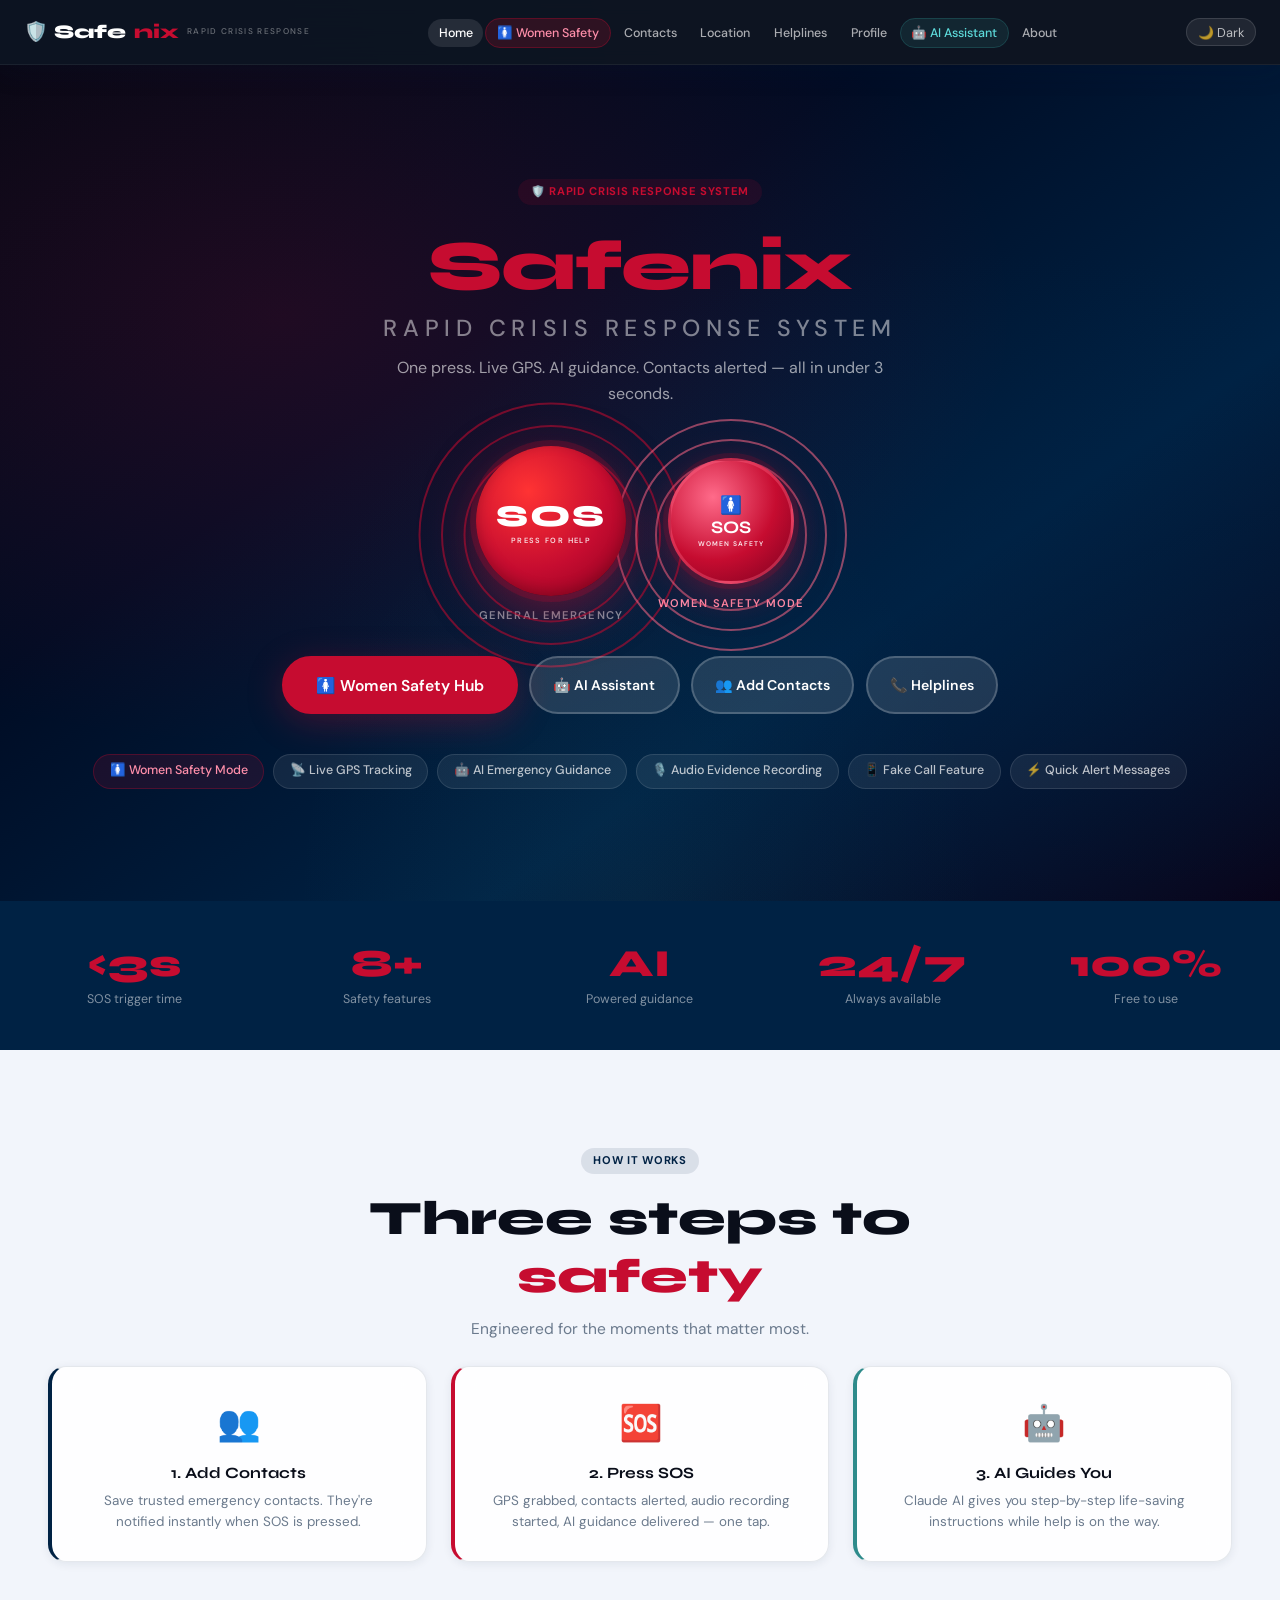
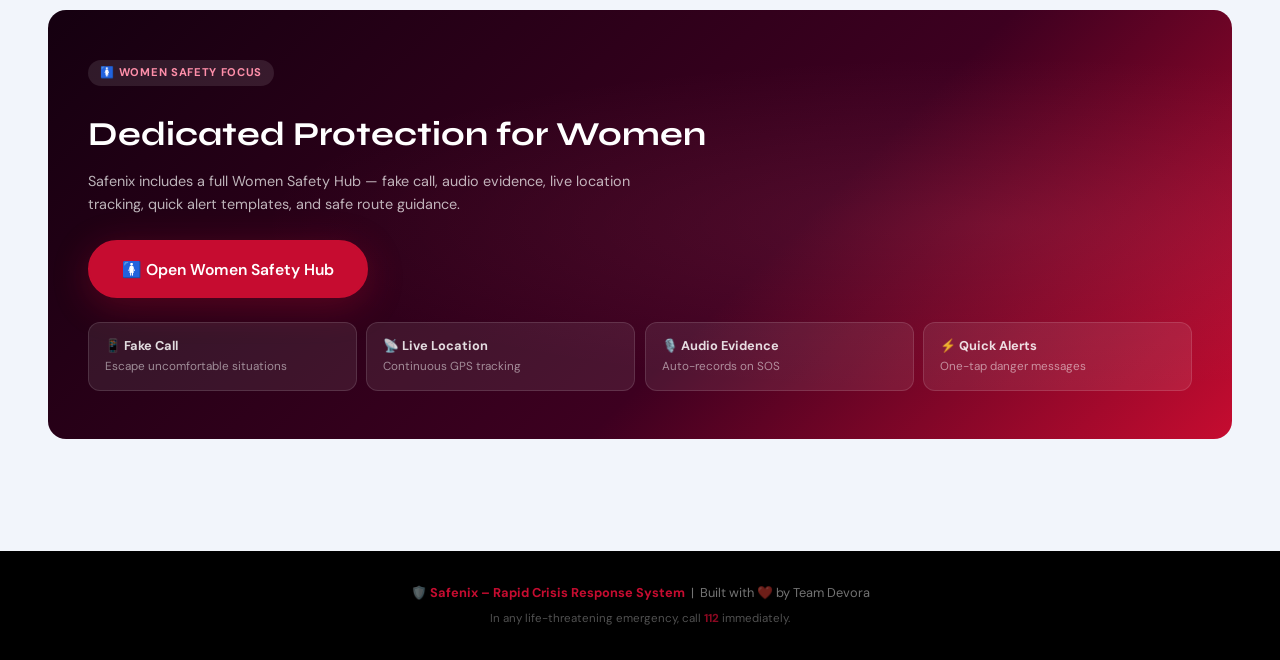
<file: index.html>
<!DOCTYPE html>
<html lang="en">
<head>
  <meta charset="UTF-8"/><meta name="viewport" content="width=device-width,initial-scale=1.0"/>
  <meta name="description" content="Safenix – Rapid Crisis Response System. Instant SOS, Women Safety Mode, AI guidance."/>
  <title>Safenix – Rapid Crisis Response</title>
  <link rel="stylesheet" href="styles.css"/>
  <link rel="icon" href="data:image/svg+xml,<svg xmlns='http://www.w3.org/2000/svg' viewBox='0 0 100 100'><text y='.9em' font-size='90'>🛡️</text></svg>"/>
</head>
<body>

<nav>
  <div class="nav-inner">
    <a href="index.html" class="nav-logo">🛡️ Safe<span class="logo-accent">nix</span><span class="logo-sub">Rapid Crisis Response</span></a>
    <button class="nav-toggle" id="nav-toggle" aria-label="Toggle nav"><span></span><span></span><span></span></button>
    <ul class="nav-links" id="nav-links">
      <li><a href="index.html">Home</a></li>
      <li><a href="safety.html" class="nav-women">🚺 Women Safety</a></li>
      <li><a href="contacts.html">Contacts</a></li>
      <li><a href="location.html">Location</a></li>
      <li><a href="help.html">Helplines</a></li>
      <li><a href="profile.html">Profile</a></li>
      <li><a href="ai-assistant.html" class="nav-ai">🤖 AI Assistant</a></li>
      <li><a href="about.html">About</a></li>
    </ul>
    <button class="dark-btn" id="dark-btn">🌙 Dark</button>
  </div>
</nav>

<!-- ═══ HERO ═══ -->
<section class="home-hero">
  <div class="hero-badge"><span class="badge badge-cr">🛡️ Rapid Crisis Response System</span></div>
  <h1>
    <span class="brand-name">Safenix</span>
    <span class="brand-sub">Rapid Crisis Response System</span>
  </h1>
  <p>One press. Live GPS. AI guidance. Contacts alerted — all in under 3 seconds.</p>

  <!-- SOS Cluster -->
  <div class="sos-cluster">
    <div class="sos-wrap main">
      <div class="sos-rings">
        <div class="sos-ring"></div><div class="sos-ring"></div><div class="sos-ring"></div>
      </div>
      <button id="sos-btn" aria-label="Send SOS">SOS<small>PRESS FOR HELP</small></button>
      <div class="sos-lbl">General Emergency</div>
    </div>
    <div class="sos-wrap women">
      <div class="sos-rings">
        <div class="sos-ring"></div><div class="sos-ring"></div><div class="sos-ring"></div>
      </div>
      <button id="women-btn" aria-label="Women Safety SOS">🚺<br><b>SOS</b><small>WOMEN SAFETY</small></button>
      <div class="sos-lbl women">Women Safety Mode</div>
    </div>
  </div>

  <div class="hero-cta">
    <a href="safety.html"       class="btn btn-cr btn-lg">🚺 Women Safety Hub</a>
    <a href="ai-assistant.html" class="btn btn-glass">🤖 AI Assistant</a>
    <a href="contacts.html"     class="btn btn-glass">👥 Add Contacts</a>
    <a href="help.html"         class="btn btn-glass">📞 Helplines</a>
  </div>

  <div class="feat-chips">
    <div class="chip women">🚺 Women Safety Mode</div>
    <div class="chip">📡 Live GPS Tracking</div>
    <div class="chip">🤖 AI Emergency Guidance</div>
    <div class="chip">🎙️ Audio Evidence Recording</div>
    <div class="chip">📱 Fake Call Feature</div>
    <div class="chip">⚡ Quick Alert Messages</div>
  </div>
</section>

<!-- ═══ STATS ═══ -->
<section class="stats-strip">
  <div class="stats-grid">
    <div class="stat"><h3>&lt;3s</h3><p>SOS trigger time</p></div>
    <div class="stat"><h3>8+</h3><p>Safety features</p></div>
    <div class="stat"><h3>AI</h3><p>Powered guidance</p></div>
    <div class="stat"><h3>24/7</h3><p>Always available</p></div>
    <div class="stat"><h3>100%</h3><p>Free to use</p></div>
  </div>
</section>

<!-- ═══ HOW IT WORKS ═══ -->
<section class="section">
  <div class="container">
    <div class="page-hero" style="padding-bottom:1.5rem">
      <span class="badge badge-ry mb-2">How It Works</span>
      <h1>Three steps to <span class="ac-cr">safety</span></h1>
      <p>Engineered for the moments that matter most.</p>
    </div>
    <div class="grid-3">
      <div class="card c-royal tc">
        <div style="font-size:2.2rem;margin-bottom:.85rem">👥</div>
        <h3 style="font-size:.98rem;margin-bottom:.42rem">1. Add Contacts</h3>
        <p style="font-size:.84rem;color:var(--muted)">Save trusted emergency contacts. They're notified instantly when SOS is pressed.</p>
      </div>
      <div class="card c-cr tc">
        <div style="font-size:2.2rem;margin-bottom:.85rem">🆘</div>
        <h3 style="font-size:.98rem;margin-bottom:.42rem">2. Press SOS</h3>
        <p style="font-size:.84rem;color:var(--muted)">GPS grabbed, contacts alerted, audio recording started, AI guidance delivered — one tap.</p>
      </div>
      <div class="card c-sea tc">
        <div style="font-size:2.2rem;margin-bottom:.85rem">🤖</div>
        <h3 style="font-size:.98rem;margin-bottom:.42rem">3. AI Guides You</h3>
        <p style="font-size:.84rem;color:var(--muted)">Claude AI gives you step-by-step life-saving instructions while help is on the way.</p>
      </div>
    </div>
  </div>
</section>

<!-- ═══ WOMEN SAFETY HIGHLIGHT ═══ -->
<section class="section" style="padding-top:0">
  <div class="container">
    <div style="background:linear-gradient(135deg,#150010 0%,#3D0020 60%,#C60C30 100%);border-radius:var(--radius);padding:3rem 2.5rem;position:relative;overflow:hidden">
      <div style="position:absolute;inset:0;background:radial-gradient(ellipse at 80% 50%,rgba(255,107,137,.12),transparent 55%);pointer-events:none"></div>
      <div style="position:relative;z-index:1">
        <span class="badge badge-cr mb-2" style="background:rgba(255,255,255,.1);color:#FF8FAA">🚺 Women Safety Focus</span>
        <h2 style="font-size:clamp(1.4rem,4vw,2.1rem);color:#fff;margin:.75rem 0 1rem">Dedicated Protection for Women</h2>
        <p style="color:rgba(255,255,255,.7);margin-bottom:1.5rem;font-size:.9rem;max-width:560px">Safenix includes a full Women Safety Hub — fake call, audio evidence, live location tracking, quick alert templates, and safe route guidance.</p>
        <a href="safety.html" class="btn btn-cr btn-lg" style="margin-bottom:1.5rem;display:inline-flex">🚺 Open Women Safety Hub</a>
        <div style="display:grid;grid-template-columns:repeat(auto-fit,minmax(140px,1fr));gap:.6rem">
          <div style="background:rgba(255,255,255,.08);border:1px solid rgba(255,255,255,.12);border-radius:12px;padding:.82rem 1rem;font-size:.8rem;color:rgba(255,255,255,.85)">📱 <strong>Fake Call</strong><br><span style="opacity:.6;font-size:.73rem">Escape uncomfortable situations</span></div>
          <div style="background:rgba(255,255,255,.08);border:1px solid rgba(255,255,255,.12);border-radius:12px;padding:.82rem 1rem;font-size:.8rem;color:rgba(255,255,255,.85)">📡 <strong>Live Location</strong><br><span style="opacity:.6;font-size:.73rem">Continuous GPS tracking</span></div>
          <div style="background:rgba(255,255,255,.08);border:1px solid rgba(255,255,255,.12);border-radius:12px;padding:.82rem 1rem;font-size:.8rem;color:rgba(255,255,255,.85)">🎙️ <strong>Audio Evidence</strong><br><span style="opacity:.6;font-size:.73rem">Auto-records on SOS</span></div>
          <div style="background:rgba(255,255,255,.08);border:1px solid rgba(255,255,255,.12);border-radius:12px;padding:.82rem 1rem;font-size:.8rem;color:rgba(255,255,255,.85)">⚡ <strong>Quick Alerts</strong><br><span style="opacity:.6;font-size:.73rem">One-tap danger messages</span></div>
        </div>
      </div>
    </div>
  </div>
</section>

<!-- ═══ SOS OVERLAY ═══ -->
<div id="sos-overlay" class="overlay" role="dialog" aria-modal="true">
  <div class="popup">
    <div class="rec-badge" id="rec-badge"><div class="rec-dot"></div> Recording Evidence</div>
    <div class="pop-icon ry">🚨</div>
    <h2 style="color:var(--royal)">SOS Alert Triggered!</h2>
    <p>Contacts notified. Audio recording active. AI guidance loading…</p>
    <div class="loc-box" id="sos-location">📡 Fetching your location…</div>
    <div class="success-screen" id="sos-success">
      <div class="success-ring">✅</div>
      <p style="font-weight:700;color:var(--olive);font-size:.98rem">Alert Sent Successfully!</p>
      <p style="font-size:.8rem;color:var(--muted);margin-top:.2rem">Your contacts have been notified.</p>
    </div>
    <div class="ai-panel" id="sos-ai-panel">
      <div class="ai-label">🤖 AI Emergency Guidance</div>
      <div class="ai-body" id="sos-ai-text"></div>
    </div>
    <div class="pop-actions">
      <a id="sos-map-link" href="#" target="_blank" rel="noopener" class="btn btn-ry" style="display:none">🗺️ Maps</a>
      <a href="tel:112" class="btn btn-cr">📞 Call 112</a>
      <a href="ai-assistant.html" class="btn btn-sea btn-sm">🤖 AI Help</a>
      <button id="sos-close" class="btn btn-out-ry btn-sm">✕ Close</button>
    </div>
  </div>
</div>

<!-- ═══ WOMEN OVERLAY ═══ -->
<div id="women-overlay" class="overlay" role="dialog" aria-modal="true">
  <div class="popup">
    <div class="rec-badge on"><div class="rec-dot"></div> Recording Evidence</div>
    <div class="pop-icon cr">🚺</div>
    <h2 style="color:var(--crimson)">Women Safety SOS!</h2>
    <p>I feel unsafe — alert sent with your location to all emergency contacts.</p>
    <div class="loc-box" id="women-location">📡 Fetching your location…</div>
    <div class="success-screen" id="women-success">
      <div class="success-ring">✅</div>
      <p style="font-weight:700;color:var(--olive);font-size:.98rem">Women Safety Alert Sent!</p>
      <p style="font-size:.8rem;color:var(--muted);margin-top:.2rem">Your contacts and location shared.</p>
    </div>
    <div class="ai-panel" id="women-ai-panel">
      <div class="ai-label">🤖 AI Safety Guidance</div>
      <div class="ai-body" id="women-ai-text"></div>
    </div>
    <div class="pop-actions">
      <a id="women-map-link" href="#" target="_blank" rel="noopener" class="btn btn-ry" style="display:none">🗺️ Maps</a>
      <a href="tel:1091" class="btn btn-cr">📞 Women Helpline 1091</a>
      <a href="tel:100" class="btn btn-ry btn-sm">👮 Police 100</a>
      <button id="women-close" class="btn btn-out-cr btn-sm">✕ Close</button>
    </div>
  </div>
</div>

<footer>
  <p>🛡️ <strong>Safenix – Rapid Crisis Response System</strong> &nbsp;|&nbsp; Built with ❤️ by Team Devora</p>
  <p style="margin-top:.4rem;font-size:.72rem;opacity:.7">In any life-threatening emergency, call <strong>112</strong> immediately.</p>
</footer>
<script src="script.js"></script>
</body>
</html>
</file>
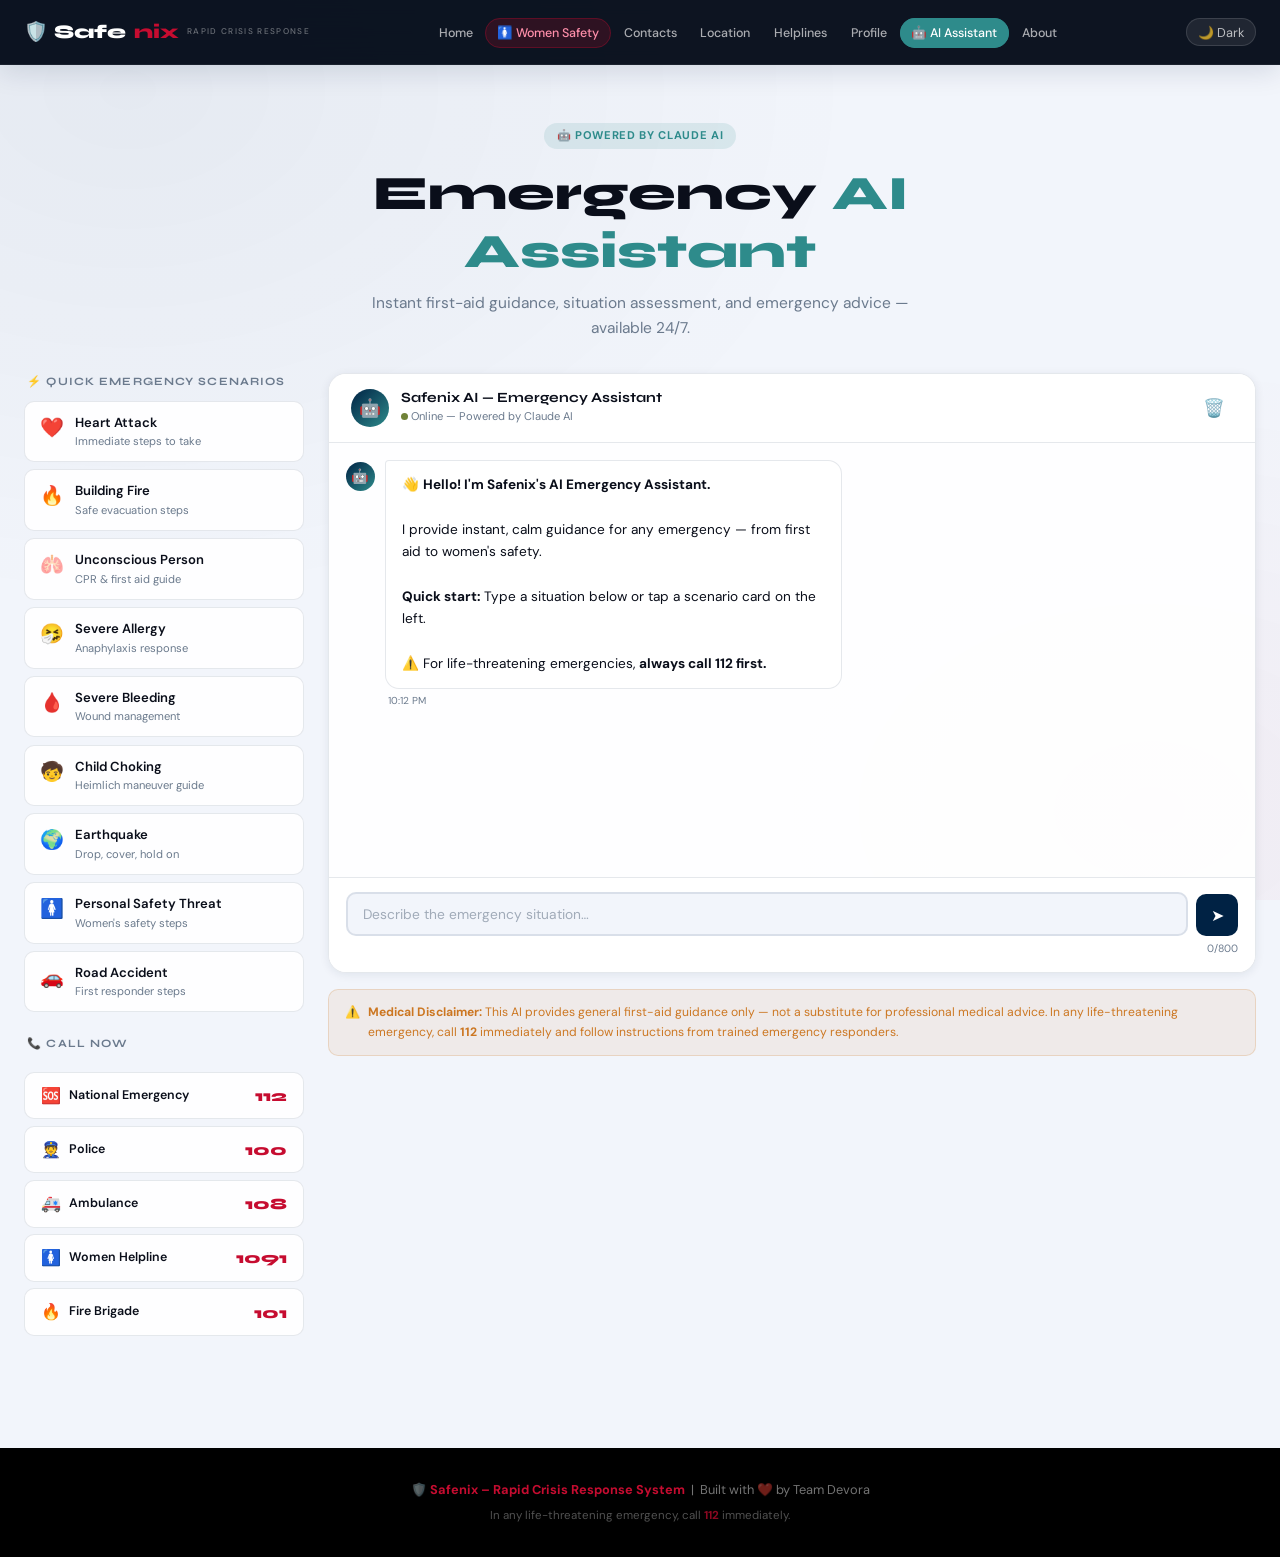
<file: ai-assistant.html>
<!DOCTYPE html>
<html lang="en">
<head>
  <meta charset="UTF-8"/><meta name="viewport" content="width=device-width,initial-scale=1.0"/>
  <title>AI Assistant | Safenix</title>
  <link rel="stylesheet" href="styles.css"/>
  <link rel="icon" href="data:image/svg+xml,<svg xmlns='http://www.w3.org/2000/svg' viewBox='0 0 100 100'><text y='.9em' font-size='90'>🤖</text></svg>"/>
</head>
<body>
<nav>
  <div class="nav-inner">
    <a href="index.html" class="nav-logo">🛡️ Safe<span class="logo-accent">nix</span><span class="logo-sub">Rapid Crisis Response</span></a>
    <button class="nav-toggle" id="nav-toggle"><span></span><span></span><span></span></button>
    <ul class="nav-links" id="nav-links">
      <li><a href="index.html">Home</a></li>
      <li><a href="safety.html" class="nav-women">🚺 Women Safety</a></li>
      <li><a href="contacts.html">Contacts</a></li>
      <li><a href="location.html">Location</a></li>
      <li><a href="help.html">Helplines</a></li>
      <li><a href="profile.html">Profile</a></li>
      <li><a href="ai-assistant.html" class="nav-ai">🤖 AI Assistant</a></li>
      <li><a href="about.html">About</a></li>
    </ul>
    <button class="dark-btn" id="dark-btn">🌙 Dark</button>
  </div>
</nav>

<div class="page-hero">
  <span class="badge badge-sea mb-2">🤖 Powered by Claude AI</span>
  <h1>Emergency <span class="ac-sea">AI Assistant</span></h1>
  <p>Instant first-aid guidance, situation assessment, and emergency advice — available 24/7.</p>
</div>

<div class="ai-layout">

  <!-- Sidebar -->
  <aside class="ai-sidebar">
    <div class="s-title">⚡ Quick Emergency Scenarios</div>

    <button class="q-btn" onclick="sendQuick('Someone near me is having a heart attack. What should I do immediately?')">
      <span class="qi">❤️</span><div><span class="ql">Heart Attack</span><span class="qs">Immediate steps to take</span></div>
    </button>
    <button class="q-btn" onclick="sendQuick('There is a fire in my building. How do I safely evacuate?')">
      <span class="qi">🔥</span><div><span class="ql">Building Fire</span><span class="qs">Safe evacuation steps</span></div>
    </button>
    <button class="q-btn" onclick="sendQuick('A person is unconscious and not breathing. What first aid should I perform?')">
      <span class="qi">🫁</span><div><span class="ql">Unconscious Person</span><span class="qs">CPR & first aid guide</span></div>
    </button>
    <button class="q-btn" onclick="sendQuick('Someone is having a severe allergic reaction. How do I help?')">
      <span class="qi">🤧</span><div><span class="ql">Severe Allergy</span><span class="qs">Anaphylaxis response</span></div>
    </button>
    <button class="q-btn" onclick="sendQuick('Someone is bleeding heavily. How do I stop the bleeding?')">
      <span class="qi">🩸</span><div><span class="ql">Severe Bleeding</span><span class="qs">Wound management</span></div>
    </button>
    <button class="q-btn" onclick="sendQuick('A child is choking. What do I do right now?')">
      <span class="qi">🧒</span><div><span class="ql">Child Choking</span><span class="qs">Heimlich maneuver guide</span></div>
    </button>
    <button class="q-btn" onclick="sendQuick('An earthquake is happening right now. What is the safest thing to do?')">
      <span class="qi">🌍</span><div><span class="ql">Earthquake</span><span class="qs">Drop, cover, hold on</span></div>
    </button>
    <button class="q-btn" onclick="sendQuick('I am a woman and I feel I am being followed and I am in danger. What should I do?')">
      <span class="qi">🚺</span><div><span class="ql">Personal Safety Threat</span><span class="qs">Women's safety steps</span></div>
    </button>
    <button class="q-btn" onclick="sendQuick('There has been a road accident with injuries. What should I do to help?')">
      <span class="qi">🚗</span><div><span class="ql">Road Accident</span><span class="qs">First responder steps</span></div>
    </button>

    <div class="s-title" style="margin-top:1.4rem">📞 Call Now</div>
    <div class="call-strip">
      <a href="tel:112" class="c-strip-item"><div class="csl"><span>🆘</span><span class="cname">National Emergency</span></div><span class="cnum">112</span></a>
      <a href="tel:100" class="c-strip-item"><div class="csl"><span>👮</span><span class="cname">Police</span></div><span class="cnum">100</span></a>
      <a href="tel:108" class="c-strip-item"><div class="csl"><span>🚑</span><span class="cname">Ambulance</span></div><span class="cnum">108</span></a>
      <a href="tel:1091" class="c-strip-item"><div class="csl"><span>🚺</span><span class="cname">Women Helpline</span></div><span class="cnum">1091</span></a>
      <a href="tel:101" class="c-strip-item"><div class="csl"><span>🔥</span><span class="cname">Fire Brigade</span></div><span class="cnum">101</span></a>
    </div>
  </aside>

  <!-- Chat Window -->
  <div>
    <div class="chat-win">
      <div class="chat-hdr">
        <div class="chat-avatar">🤖</div>
        <div class="chat-hdr-info">
          <h3>Safenix AI — Emergency Assistant</h3>
          <p><span class="st-dot"></span>Online — Powered by Claude AI</p>
        </div>
        <button onclick="clearChat()" title="Clear chat" style="margin-left:auto;background:none;border:none;cursor:pointer;font-size:1.1rem;color:var(--muted);padding:4px 8px;border-radius:6px;transition:background .2s" onmouseover="this.style.background='rgba(0,34,68,.08)'" onmouseout="this.style.background='none'">🗑️</button>
      </div>
      <div class="chat-body" id="chat-body"></div>
      <div class="chat-ftr">
        <div class="chat-row">
          <textarea id="chat-input" placeholder="Describe the emergency situation…" rows="1" maxlength="800" aria-label="Type your emergency question"></textarea>
          <button id="send-btn" onclick="sendChat()" aria-label="Send">➤</button>
        </div>
        <div class="char-hint"><span id="char-count">0</span>/800</div>
      </div>
    </div>
    <div class="ai-disclaimer">
      <span>⚠️</span>
      <span><strong>Medical Disclaimer:</strong> This AI provides general first-aid guidance only — not a substitute for professional medical advice. In any life-threatening emergency, call <strong>112</strong> immediately and follow instructions from trained emergency responders.</span>
    </div>
  </div>

</div>

<footer>
  <p>🛡️ <strong>Safenix – Rapid Crisis Response System</strong> &nbsp;|&nbsp; Built with ❤️ by Team Devora</p>
  <p style="margin-top:.4rem;font-size:.72rem;opacity:.7">In any life-threatening emergency, call <strong>112</strong> immediately.</p>
</footer>
<script src="script.js"></script>
</body>
</html>
</file>
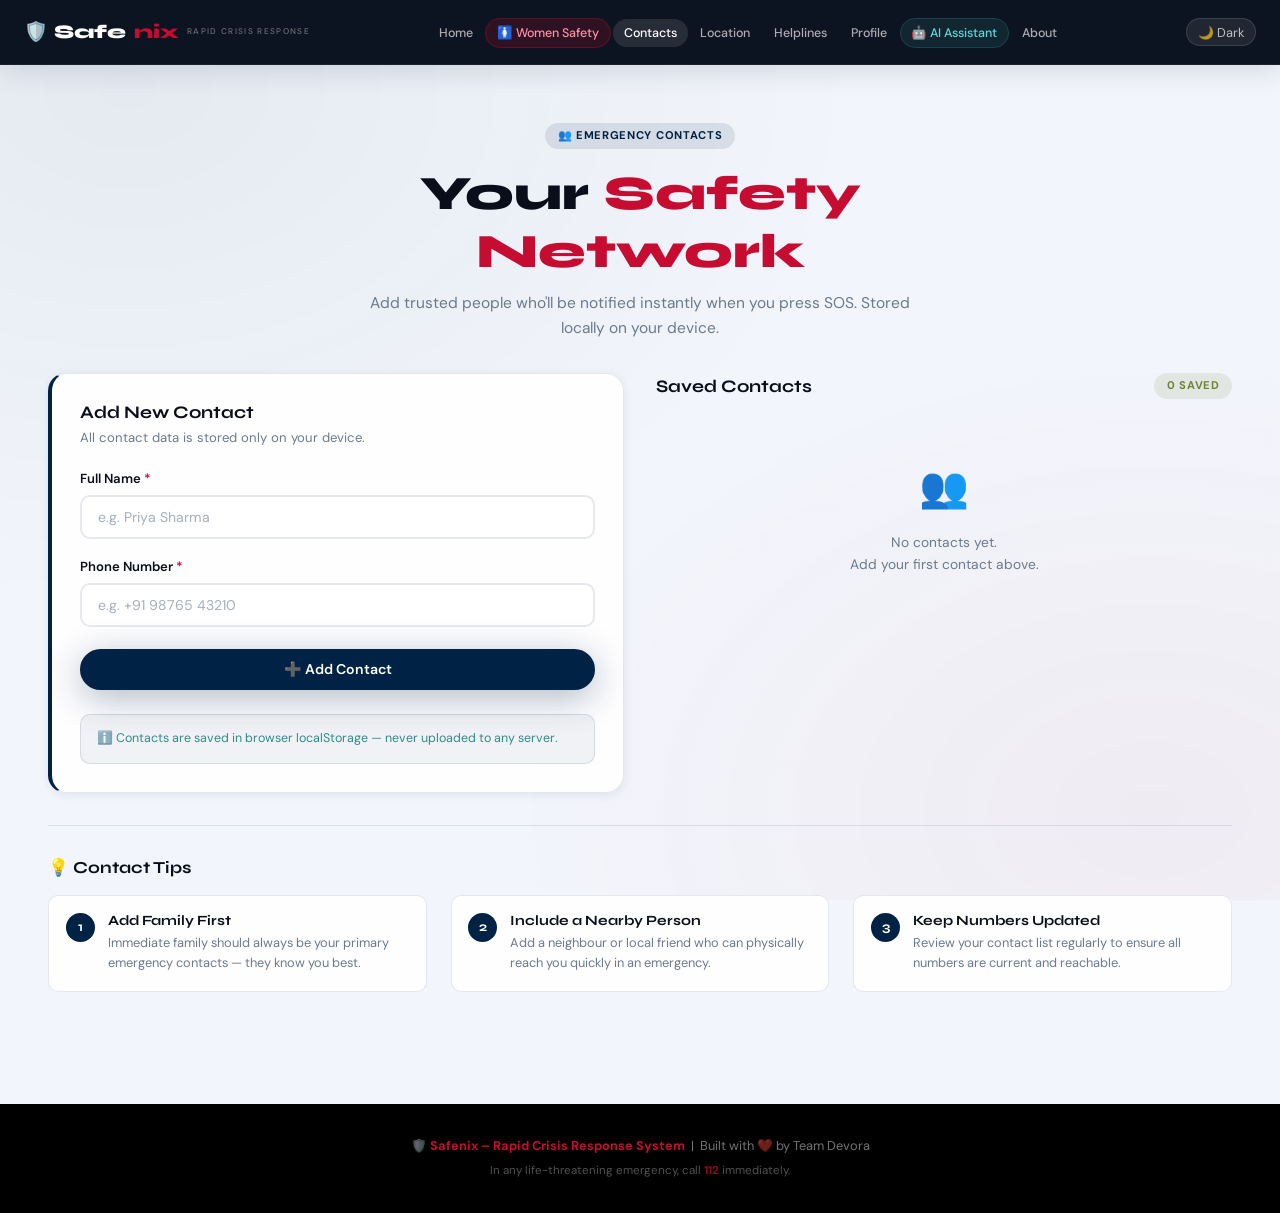
<file: contacts.html>
<!DOCTYPE html>
<html lang="en">
<head>
  <meta charset="UTF-8"/><meta name="viewport" content="width=device-width,initial-scale=1.0"/>
  <title>Contacts | Safenix</title>
  <link rel="stylesheet" href="styles.css"/>
  <link rel="icon" href="data:image/svg+xml,<svg xmlns='http://www.w3.org/2000/svg' viewBox='0 0 100 100'><text y='.9em' font-size='90'>👥</text></svg>"/>
</head>
<body>
<nav>
  <div class="nav-inner">
    <a href="index.html" class="nav-logo">🛡️ Safe<span class="logo-accent">nix</span><span class="logo-sub">Rapid Crisis Response</span></a>
    <button class="nav-toggle" id="nav-toggle"><span></span><span></span><span></span></button>
    <ul class="nav-links" id="nav-links">
      <li><a href="index.html">Home</a></li>
      <li><a href="safety.html" class="nav-women">🚺 Women Safety</a></li>
      <li><a href="contacts.html">Contacts</a></li>
      <li><a href="location.html">Location</a></li>
      <li><a href="help.html">Helplines</a></li>
      <li><a href="profile.html">Profile</a></li>
      <li><a href="ai-assistant.html" class="nav-ai">🤖 AI Assistant</a></li>
      <li><a href="about.html">About</a></li>
    </ul>
    <button class="dark-btn" id="dark-btn">🌙 Dark</button>
  </div>
</nav>

<div class="page-hero">
  <span class="badge badge-ry mb-2">👥 Emergency Contacts</span>
  <h1>Your <span class="ac-cr">Safety Network</span></h1>
  <p>Add trusted people who'll be notified instantly when you press SOS. Stored locally on your device.</p>
</div>

<section class="section" style="padding-top:0">
  <div class="container">
    <div class="contacts-layout">

      <!-- Add Form -->
      <div class="card c-royal">
        <h2 style="font-size:1.1rem;margin-bottom:.22rem">Add New Contact</h2>
        <p style="font-size:.82rem;color:var(--muted);margin-bottom:1.25rem">All contact data is stored only on your device.</p>
        <form id="contact-form" novalidate>
          <div class="form-group">
            <label for="c-name">Full Name <span style="color:var(--crimson)">*</span></label>
            <input type="text" id="c-name" placeholder="e.g. Priya Sharma" maxlength="60" required/>
          </div>
          <div class="form-group">
            <label for="c-phone">Phone Number <span style="color:var(--crimson)">*</span></label>
            <input type="tel" id="c-phone" placeholder="e.g. +91 98765 43210" maxlength="20" required/>
          </div>
          <button type="submit" class="btn btn-ry" style="width:100%;justify-content:center;margin-top:.25rem">➕ Add Contact</button>
        </form>
        <div class="info-box mt-3" style="font-size:.78rem;color:var(--sea)">
          ℹ️ Contacts are saved in browser localStorage — never uploaded to any server.
        </div>
      </div>

      <!-- Contacts List -->
      <div>
        <div style="display:flex;align-items:center;justify-content:space-between;margin-bottom:1rem;flex-wrap:wrap;gap:.5rem">
          <h2 style="font-size:1.1rem">Saved Contacts</h2>
          <span id="contact-count" class="badge badge-ol">0 saved</span>
        </div>
        <div id="contact-list" style="display:flex;flex-direction:column;gap:.7rem"></div>
        <div id="clear-all-wrap" class="hidden mt-3 tc">
          <button id="clear-all-btn" class="btn btn-out-cr btn-sm">🗑️ Clear All Contacts</button>
        </div>
      </div>

    </div>

    <!-- Tips -->
    <hr class="divider mt-4"/>
    <h2 style="font-size:1.05rem;margin-bottom:1.1rem">💡 Contact Tips</h2>
    <div class="grid-3">
      <div class="tip-card"><div class="tip-num">1</div><div><h4>Add Family First</h4><p>Immediate family should always be your primary emergency contacts — they know you best.</p></div></div>
      <div class="tip-card"><div class="tip-num">2</div><div><h4>Include a Nearby Person</h4><p>Add a neighbour or local friend who can physically reach you quickly in an emergency.</p></div></div>
      <div class="tip-card"><div class="tip-num">3</div><div><h4>Keep Numbers Updated</h4><p>Review your contact list regularly to ensure all numbers are current and reachable.</p></div></div>
    </div>
  </div>
</section>

<footer>
  <p>🛡️ <strong>Safenix – Rapid Crisis Response System</strong> &nbsp;|&nbsp; Built with ❤️ by Team Devora</p>
  <p style="margin-top:.4rem;font-size:.72rem;opacity:.7">In any life-threatening emergency, call <strong>112</strong> immediately.</p>
</footer>
<script src="script.js"></script>
</body>
</html>
</file>
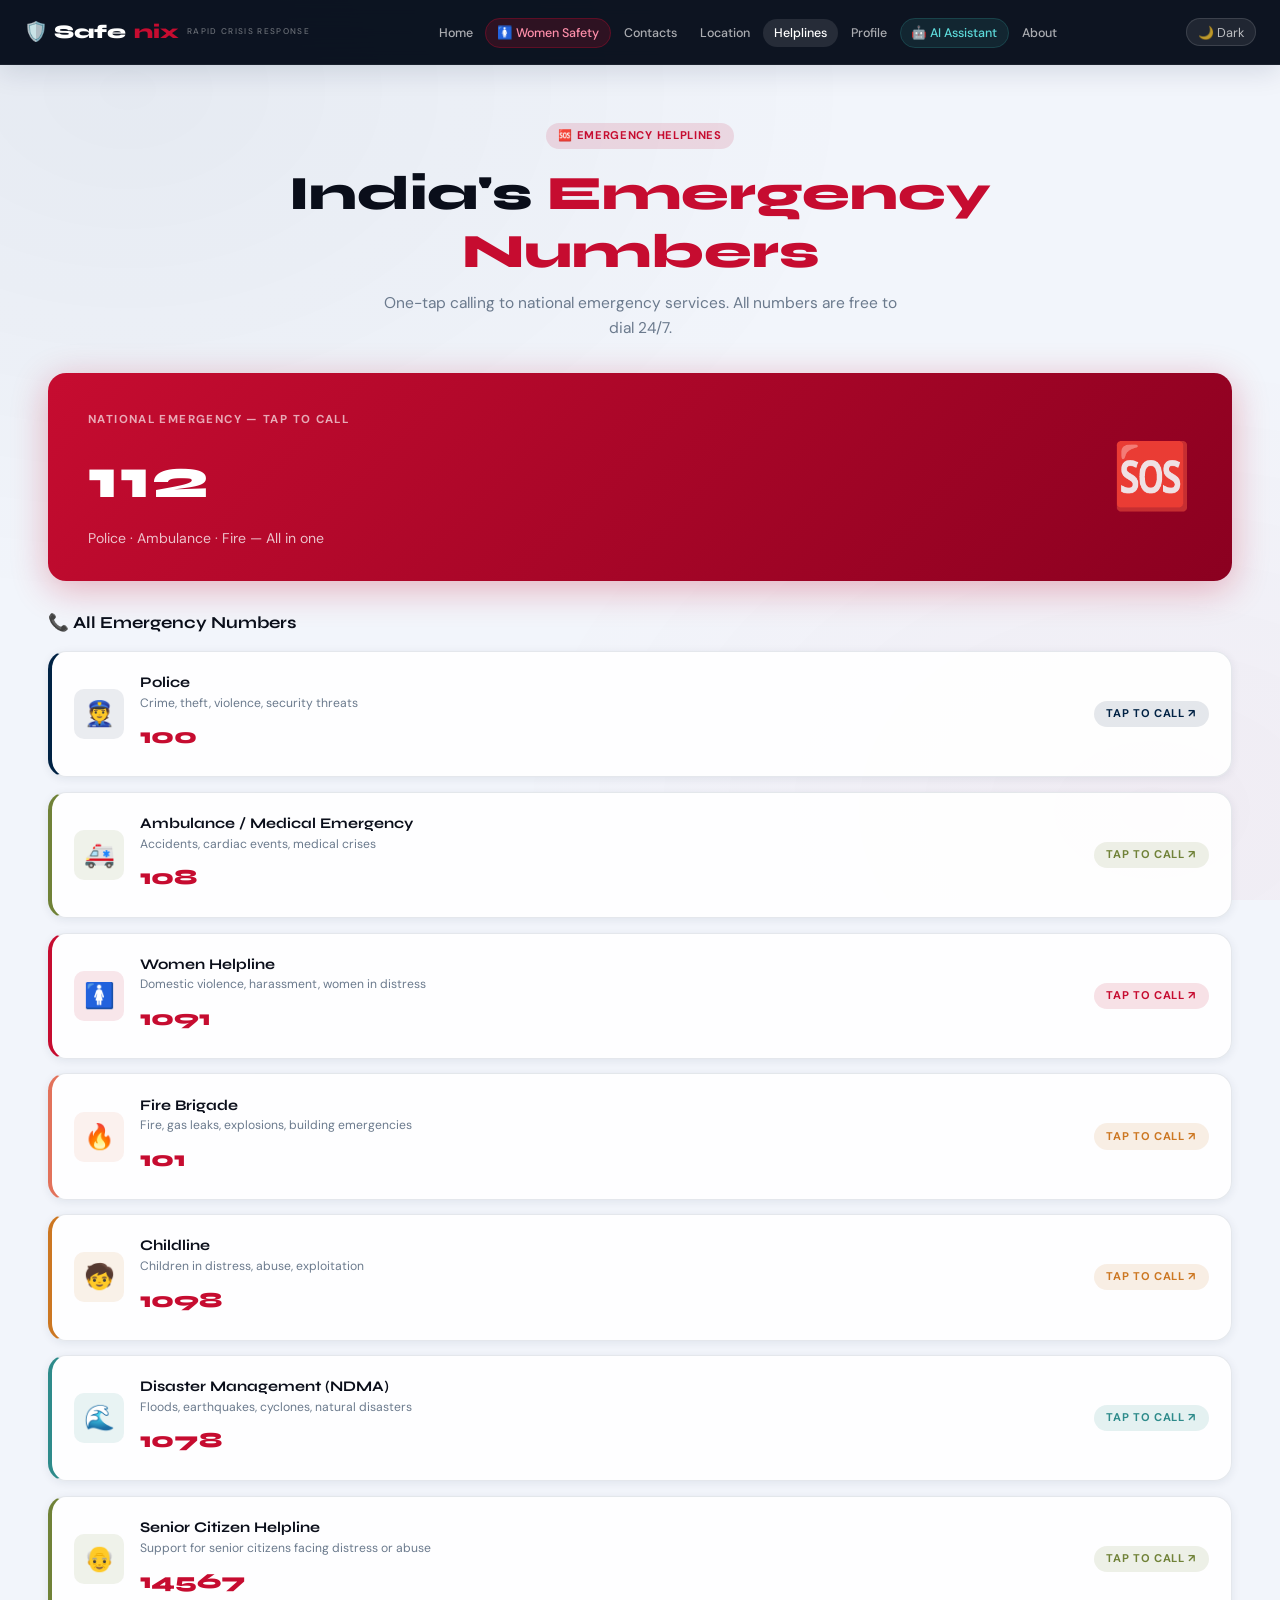
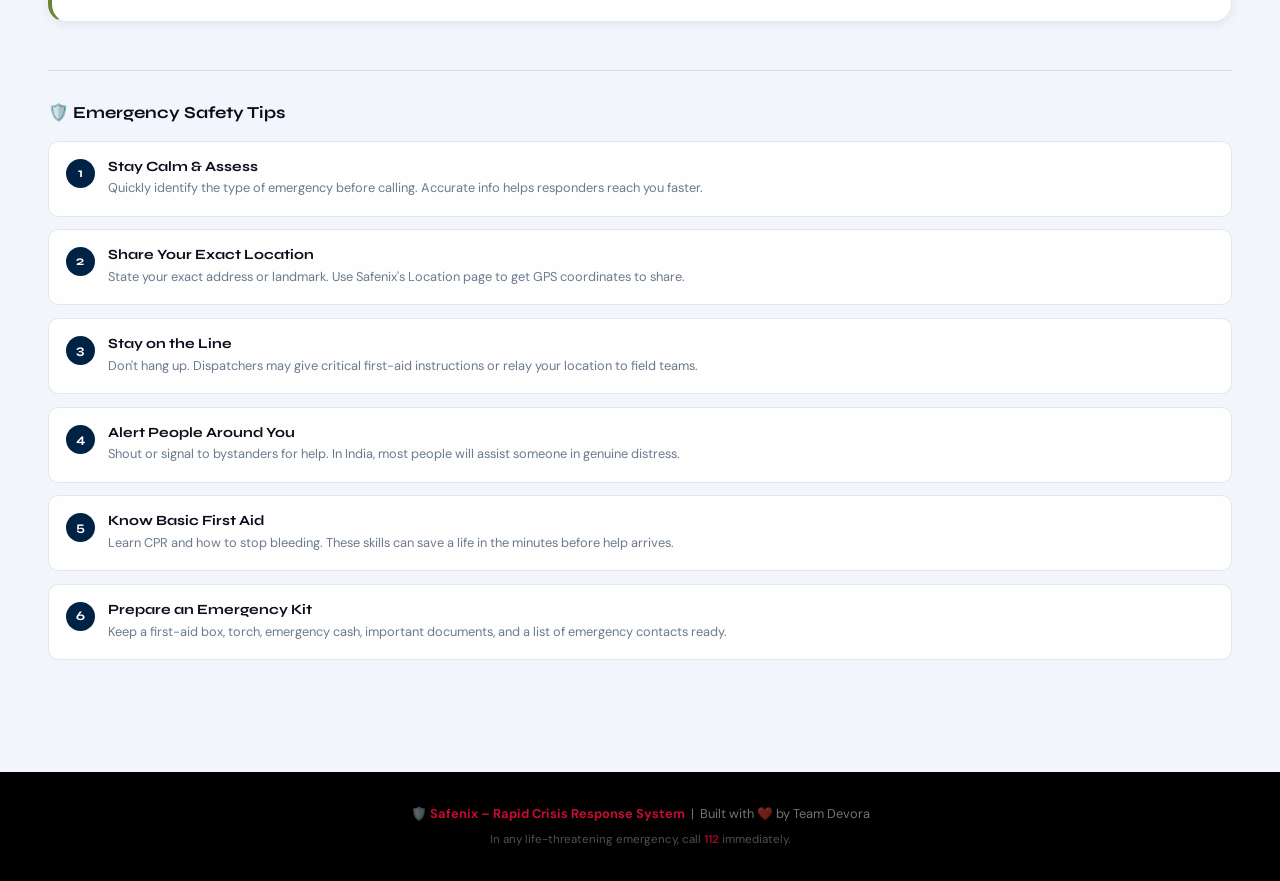
<file: help.html>
<!DOCTYPE html>
<html lang="en">
<head>
  <meta charset="UTF-8"/><meta name="viewport" content="width=device-width,initial-scale=1.0"/>
  <title>Emergency Helplines | Safenix</title>
  <link rel="stylesheet" href="styles.css"/>
  <link rel="icon" href="data:image/svg+xml,<svg xmlns='http://www.w3.org/2000/svg' viewBox='0 0 100 100'><text y='.9em' font-size='90'>📞</text></svg>"/>
</head>
<body>
<nav>
  <div class="nav-inner">
    <a href="index.html" class="nav-logo">🛡️ Safe<span class="logo-accent">nix</span><span class="logo-sub">Rapid Crisis Response</span></a>
    <button class="nav-toggle" id="nav-toggle"><span></span><span></span><span></span></button>
    <ul class="nav-links" id="nav-links">
      <li><a href="index.html">Home</a></li>
      <li><a href="safety.html" class="nav-women">🚺 Women Safety</a></li>
      <li><a href="contacts.html">Contacts</a></li>
      <li><a href="location.html">Location</a></li>
      <li><a href="help.html">Helplines</a></li>
      <li><a href="profile.html">Profile</a></li>
      <li><a href="ai-assistant.html" class="nav-ai">🤖 AI Assistant</a></li>
      <li><a href="about.html">About</a></li>
    </ul>
    <button class="dark-btn" id="dark-btn">🌙 Dark</button>
  </div>
</nav>

<div class="page-hero">
  <span class="badge badge-cr mb-2">🆘 Emergency Helplines</span>
  <h1>India's <span class="ac-cr">Emergency Numbers</span></h1>
  <p>One-tap calling to national emergency services. All numbers are free to dial 24/7.</p>
</div>

<section class="section" style="padding-top:0">
  <div class="container">

    <!-- Priority 112 card -->
    <a href="tel:112" style="display:block;text-decoration:none;margin-bottom:2rem">
      <div style="background:linear-gradient(135deg,var(--crimson),var(--crimson-drk));border-radius:var(--radius);padding:2rem 2.5rem;display:flex;align-items:center;justify-content:space-between;flex-wrap:wrap;gap:1.5rem;box-shadow:var(--sh-cr);transition:transform .2s,box-shadow .2s" onmouseover="this.style.transform='translateY(-3px)';this.style.boxShadow='0 14px 48px rgba(198,12,48,.45)'" onmouseout="this.style.transform='';this.style.boxShadow=''">
        <div>
          <span style="font-size:.72rem;font-weight:700;letter-spacing:.12em;text-transform:uppercase;color:rgba(255,255,255,.65)">National Emergency — Tap to Call</span>
          <div style="font-family:'Syne',sans-serif;font-size:clamp(2rem,6vw,3.5rem);font-weight:900;color:#fff;margin-top:.2rem;letter-spacing:2px">112</div>
          <p style="color:rgba(255,255,255,.75);font-size:.88rem;margin-top:.2rem">Police · Ambulance · Fire — All in one</p>
        </div>
        <div style="font-size:4rem;opacity:.9">🆘</div>
      </div>
    </a>

    <!-- All helplines -->
    <h2 style="font-size:1.05rem;margin-bottom:1.1rem">📞 All Emergency Numbers</h2>
    <div style="display:flex;flex-direction:column;gap:.9rem;margin-bottom:3rem">

      <a href="tel:100" class="hl-card police" style="text-decoration:none">
        <div class="hl-icon" style="background:rgba(0,34,68,.08)">👮</div>
        <div class="hl-info">
          <h3>Police</h3>
          <p>Crime, theft, violence, security threats</p>
          <div class="hl-num">100</div>
        </div>
        <span class="badge badge-ry" style="margin-left:auto;white-space:nowrap">Tap to Call ↗</span>
      </a>

      <a href="tel:108" class="hl-card medical" style="text-decoration:none">
        <div class="hl-icon" style="background:rgba(112,130,56,.1)">🚑</div>
        <div class="hl-info">
          <h3>Ambulance / Medical Emergency</h3>
          <p>Accidents, cardiac events, medical crises</p>
          <div class="hl-num">108</div>
        </div>
        <span class="badge badge-ol" style="margin-left:auto;white-space:nowrap">Tap to Call ↗</span>
      </a>

      <a href="tel:1091" class="hl-card women" style="text-decoration:none">
        <div class="hl-icon" style="background:rgba(198,12,48,.1)">🚺</div>
        <div class="hl-info">
          <h3>Women Helpline</h3>
          <p>Domestic violence, harassment, women in distress</p>
          <div class="hl-num">1091</div>
        </div>
        <span class="badge badge-cr" style="margin-left:auto;white-space:nowrap">Tap to Call ↗</span>
      </a>

      <a href="tel:101" class="hl-card fire" style="text-decoration:none">
        <div class="hl-icon" style="background:rgba(226,114,91,.1)">🔥</div>
        <div class="hl-info">
          <h3>Fire Brigade</h3>
          <p>Fire, gas leaks, explosions, building emergencies</p>
          <div class="hl-num">101</div>
        </div>
        <span class="badge badge-oc" style="margin-left:auto;white-space:nowrap">Tap to Call ↗</span>
      </a>

      <a href="tel:1098" class="hl-card" style="text-decoration:none;border-left:4px solid var(--ochre)">
        <div class="hl-icon" style="background:rgba(204,119,34,.1)">🧒</div>
        <div class="hl-info">
          <h3>Childline</h3>
          <p>Children in distress, abuse, exploitation</p>
          <div class="hl-num">1098</div>
        </div>
        <span class="badge badge-oc" style="margin-left:auto;white-space:nowrap">Tap to Call ↗</span>
      </a>

      <a href="tel:1078" class="hl-card" style="text-decoration:none;border-left:4px solid var(--sea)">
        <div class="hl-icon" style="background:rgba(46,139,139,.1)">🌊</div>
        <div class="hl-info">
          <h3>Disaster Management (NDMA)</h3>
          <p>Floods, earthquakes, cyclones, natural disasters</p>
          <div class="hl-num">1078</div>
        </div>
        <span class="badge badge-sea" style="margin-left:auto;white-space:nowrap">Tap to Call ↗</span>
      </a>

      <a href="tel:14567" class="hl-card" style="text-decoration:none;border-left:4px solid var(--olive)">
        <div class="hl-icon" style="background:rgba(112,130,56,.1)">👴</div>
        <div class="hl-info">
          <h3>Senior Citizen Helpline</h3>
          <p>Support for senior citizens facing distress or abuse</p>
          <div class="hl-num">14567</div>
        </div>
        <span class="badge badge-ol" style="margin-left:auto;white-space:nowrap">Tap to Call ↗</span>
      </a>

    </div>

    <!-- Safety Tips -->
    <hr class="divider"/>
    <h2 style="font-size:1.05rem;margin-bottom:1.1rem">🛡️ Emergency Safety Tips</h2>
    <div style="display:flex;flex-direction:column;gap:.8rem">
      <div class="tip-card"><div class="tip-num">1</div><div><h4>Stay Calm & Assess</h4><p>Quickly identify the type of emergency before calling. Accurate info helps responders reach you faster.</p></div></div>
      <div class="tip-card"><div class="tip-num">2</div><div><h4>Share Your Exact Location</h4><p>State your exact address or landmark. Use Safenix's Location page to get GPS coordinates to share.</p></div></div>
      <div class="tip-card"><div class="tip-num">3</div><div><h4>Stay on the Line</h4><p>Don't hang up. Dispatchers may give critical first-aid instructions or relay your location to field teams.</p></div></div>
      <div class="tip-card"><div class="tip-num">4</div><div><h4>Alert People Around You</h4><p>Shout or signal to bystanders for help. In India, most people will assist someone in genuine distress.</p></div></div>
      <div class="tip-card"><div class="tip-num">5</div><div><h4>Know Basic First Aid</h4><p>Learn CPR and how to stop bleeding. These skills can save a life in the minutes before help arrives.</p></div></div>
      <div class="tip-card"><div class="tip-num">6</div><div><h4>Prepare an Emergency Kit</h4><p>Keep a first-aid box, torch, emergency cash, important documents, and a list of emergency contacts ready.</p></div></div>
    </div>

  </div>
</section>

<footer>
  <p>🛡️ <strong>Safenix – Rapid Crisis Response System</strong> &nbsp;|&nbsp; Built with ❤️ by Team Devora</p>
  <p style="margin-top:.4rem;font-size:.72rem;opacity:.7">In any life-threatening emergency, call <strong>112</strong> immediately.</p>
</footer>
<script src="script.js"></script>
</body>
</html>
</file>
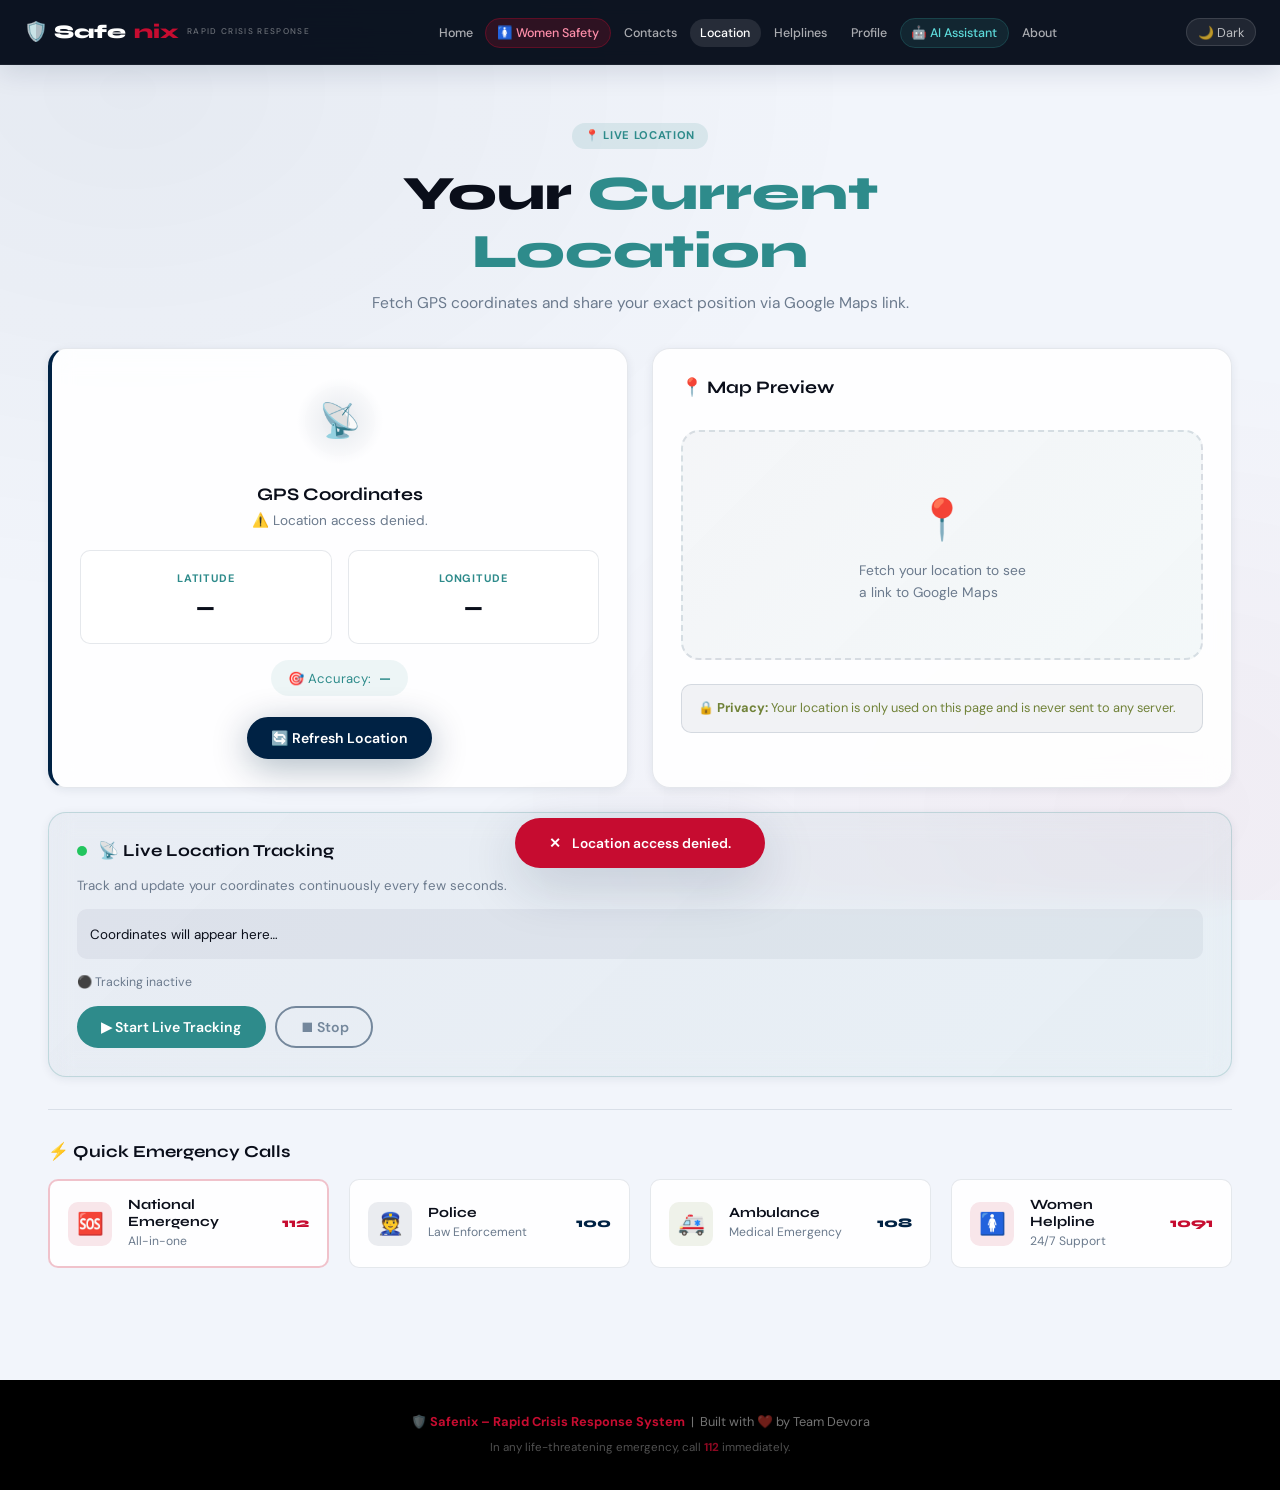
<file: location.html>
<!DOCTYPE html>
<html lang="en">
<head>
  <meta charset="UTF-8"/><meta name="viewport" content="width=device-width,initial-scale=1.0"/>
  <title>Location | Safenix</title>
  <link rel="stylesheet" href="styles.css"/>
  <link rel="icon" href="data:image/svg+xml,<svg xmlns='http://www.w3.org/2000/svg' viewBox='0 0 100 100'><text y='.9em' font-size='90'>📍</text></svg>"/>
</head>
<body>
<nav>
  <div class="nav-inner">
    <a href="index.html" class="nav-logo">🛡️ Safe<span class="logo-accent">nix</span><span class="logo-sub">Rapid Crisis Response</span></a>
    <button class="nav-toggle" id="nav-toggle"><span></span><span></span><span></span></button>
    <ul class="nav-links" id="nav-links">
      <li><a href="index.html">Home</a></li>
      <li><a href="safety.html" class="nav-women">🚺 Women Safety</a></li>
      <li><a href="contacts.html">Contacts</a></li>
      <li><a href="location.html">Location</a></li>
      <li><a href="help.html">Helplines</a></li>
      <li><a href="profile.html">Profile</a></li>
      <li><a href="ai-assistant.html" class="nav-ai">🤖 AI Assistant</a></li>
      <li><a href="about.html">About</a></li>
    </ul>
    <button class="dark-btn" id="dark-btn">🌙 Dark</button>
  </div>
</nav>

<div class="page-hero">
  <span class="badge badge-sea mb-2">📍 Live Location</span>
  <h1>Your <span class="ac-sea">Current Location</span></h1>
  <p>Fetch GPS coordinates and share your exact position via Google Maps link.</p>
</div>

<section class="section" style="padding-top:0">
  <div class="container">
    <div class="grid-2">

      <!-- Coordinates Card -->
      <div class="card c-royal tc">
        <div class="loc-pulse">📡</div>
        <h2 style="font-size:1.1rem;margin-bottom:.3rem">GPS Coordinates</h2>
        <p id="loc-status" style="font-size:.85rem;color:var(--muted);margin-bottom:1.1rem">Click the button below to fetch your location…</p>
        <div class="coords-grid">
          <div class="coord-box"><div class="lbl">Latitude</div><div class="val" id="lat-val">—</div></div>
          <div class="coord-box"><div class="lbl">Longitude</div><div class="val" id="lng-val">—</div></div>
        </div>
        <div style="background:rgba(46,139,139,.08);border-radius:50px;padding:.48rem 1.1rem;display:inline-flex;align-items:center;gap:.48rem;font-size:.82rem;color:var(--sea);margin-top:1rem">
          🎯 Accuracy: <strong id="acc-val">—</strong>
        </div>
        <div style="display:flex;gap:.65rem;flex-wrap:wrap;justify-content:center;margin-top:1.3rem">
          <button id="get-location-btn" class="btn btn-ry">📍 Get My Location</button>
          <a id="map-link" href="#" target="_blank" rel="noopener" class="btn btn-sea" style="display:none">🗺️ Open in Maps</a>
        </div>
      </div>

      <!-- Map Preview -->
      <div class="card" style="display:flex;flex-direction:column">
        <h2 style="font-size:1.1rem;margin-bottom:.75rem">📍 Map Preview</h2>
        <div class="map-preview" id="map-preview">
          <div class="map-pin">📍</div>
          <p style="color:var(--muted);font-size:.86rem">Fetch your location to see<br>a link to Google Maps</p>
        </div>
        <div class="info-box mt-3" style="font-size:.8rem;color:var(--olive)">
          🔒 <strong>Privacy:</strong> Your location is only used on this page and is never sent to any server.
        </div>
      </div>

    </div>

    <!-- Live Tracking Card -->
    <div class="card mt-3" style="background:linear-gradient(135deg,rgba(0,34,68,.04),rgba(46,139,139,.05));border:1.5px solid rgba(46,139,139,.22)">
      <div style="display:flex;align-items:center;gap:.7rem;margin-bottom:.85rem">
        <div class="live-dot"></div>
        <h2 style="font-size:1.05rem">📡 Live Location Tracking</h2>
      </div>
      <p style="font-size:.83rem;color:var(--muted);margin-bottom:.85rem">Track and update your coordinates continuously every few seconds.</p>
      <div id="live-coords" style="background:rgba(0,34,68,.05);border-radius:var(--radius-sm);padding:.82rem;font-size:.84rem;color:var(--dark);margin-bottom:.85rem;min-height:50px;display:flex;align-items:center">Coordinates will appear here…</div>
      <p id="live-status" style="font-size:.77rem;color:var(--muted);margin-bottom:.82rem">⚫ Tracking inactive</p>
      <div style="display:flex;gap:.6rem;flex-wrap:wrap">
        <button id="live-start-btn" class="btn btn-sea">▶ Start Live Tracking</button>
        <button id="live-stop-btn" class="btn btn-out-ry" disabled>⏹ Stop</button>
        <a id="live-map-link" href="#" target="_blank" rel="noopener" class="btn btn-ry" style="display:none">🗺️ Open Maps</a>
      </div>
    </div>

    <!-- Quick Call Strip -->
    <hr class="divider mt-4"/>
    <h2 style="font-size:1.05rem;margin-bottom:1.1rem">⚡ Quick Emergency Calls</h2>
    <div class="grid-4">
      <a href="tel:112" class="nearby-card" style="text-decoration:none;border:2px solid rgba(198,12,48,.25)">
        <div class="n-icon" style="background:rgba(198,12,48,.1)">🆘</div>
        <div class="n-info"><h4>National Emergency</h4><p>All-in-one</p></div>
        <div class="n-dist" style="color:var(--crimson)">112</div>
      </a>
      <a href="tel:100" class="nearby-card" style="text-decoration:none">
        <div class="n-icon" style="background:rgba(0,34,68,.08)">👮</div>
        <div class="n-info"><h4>Police</h4><p>Law Enforcement</p></div>
        <div class="n-dist">100</div>
      </a>
      <a href="tel:108" class="nearby-card" style="text-decoration:none">
        <div class="n-icon" style="background:rgba(112,130,56,.1)">🚑</div>
        <div class="n-info"><h4>Ambulance</h4><p>Medical Emergency</p></div>
        <div class="n-dist">108</div>
      </a>
      <a href="tel:1091" class="nearby-card" style="text-decoration:none">
        <div class="n-icon" style="background:rgba(198,12,48,.1)">🚺</div>
        <div class="n-info"><h4>Women Helpline</h4><p>24/7 Support</p></div>
        <div class="n-dist" style="color:var(--crimson)">1091</div>
      </a>
    </div>

  </div>
</section>

<footer>
  <p>🛡️ <strong>Safenix – Rapid Crisis Response System</strong> &nbsp;|&nbsp; Built with ❤️ by Team Devora</p>
  <p style="margin-top:.4rem;font-size:.72rem;opacity:.7">In any life-threatening emergency, call <strong>112</strong> immediately.</p>
</footer>
<script src="script.js"></script>
</body>
</html>
</file>
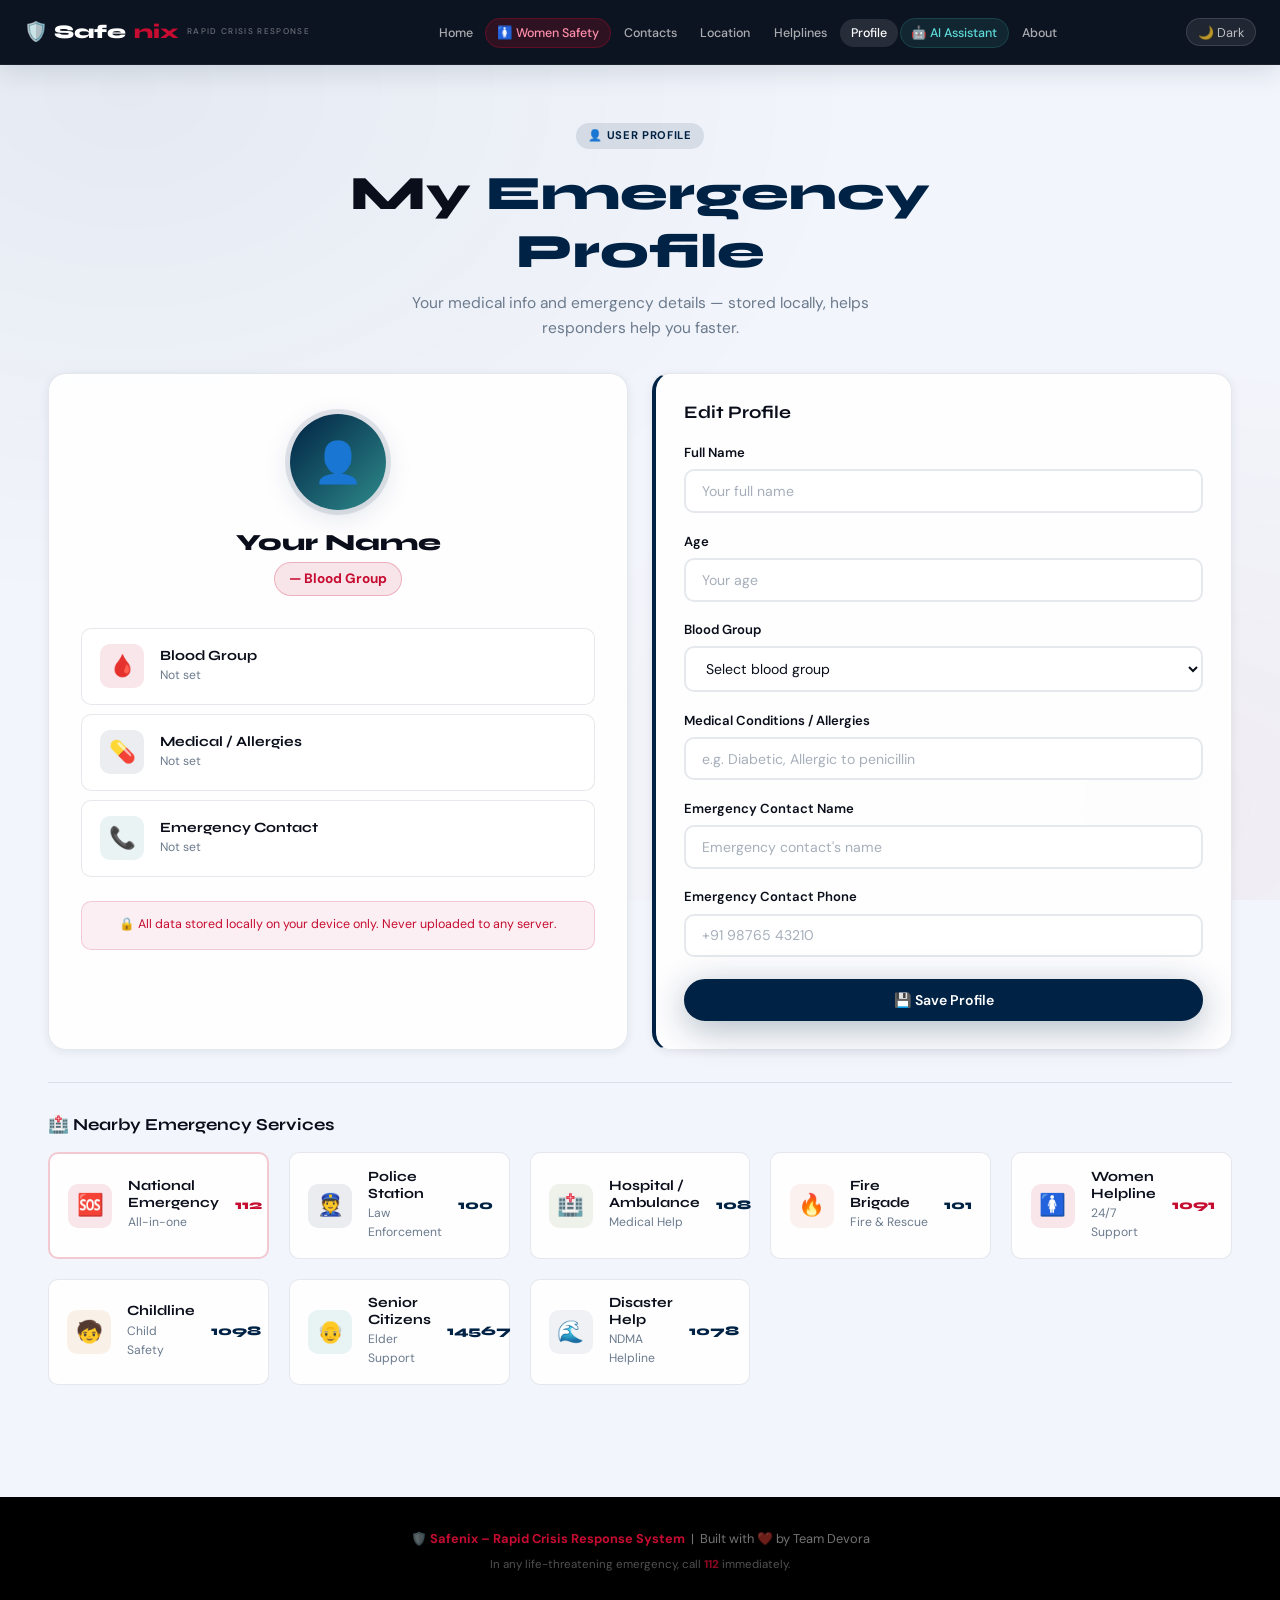
<file: profile.html>
<!DOCTYPE html>
<html lang="en">
<head>
  <meta charset="UTF-8"/><meta name="viewport" content="width=device-width,initial-scale=1.0"/>
  <title>My Profile | Safenix</title>
  <link rel="stylesheet" href="styles.css"/>
  <link rel="icon" href="data:image/svg+xml,<svg xmlns='http://www.w3.org/2000/svg' viewBox='0 0 100 100'><text y='.9em' font-size='90'>👤</text></svg>"/>
</head>
<body>
<nav>
  <div class="nav-inner">
    <a href="index.html" class="nav-logo">🛡️ Safe<span class="logo-accent">nix</span><span class="logo-sub">Rapid Crisis Response</span></a>
    <button class="nav-toggle" id="nav-toggle"><span></span><span></span><span></span></button>
    <ul class="nav-links" id="nav-links">
      <li><a href="index.html">Home</a></li>
      <li><a href="safety.html" class="nav-women">🚺 Women Safety</a></li>
      <li><a href="contacts.html">Contacts</a></li>
      <li><a href="location.html">Location</a></li>
      <li><a href="help.html">Helplines</a></li>
      <li><a href="profile.html">Profile</a></li>
      <li><a href="ai-assistant.html" class="nav-ai">🤖 AI Assistant</a></li>
      <li><a href="about.html">About</a></li>
    </ul>
    <button class="dark-btn" id="dark-btn">🌙 Dark</button>
  </div>
</nav>

<div class="page-hero">
  <span class="badge badge-ry mb-2">👤 User Profile</span>
  <h1>My <span class="ac-ry">Emergency Profile</span></h1>
  <p>Your medical info and emergency details — stored locally, helps responders help you faster.</p>
</div>

<section class="section" style="padding-top:0">
  <div class="container">
    <div class="grid-2">

      <!-- Profile Display -->
      <div class="card tc" style="padding:2.5rem 2rem">
        <div class="p-avatar" id="p-avatar-text">👤</div>
        <h2 id="p-name-display" style="font-size:1.45rem;font-weight:900;margin-bottom:.32rem">Your Name</h2>
        <div class="blood-tag mb-3" id="p-blood-display">— Blood Group</div>

        <div style="display:flex;flex-direction:column;gap:.6rem;text-align:left;margin-top:.5rem">
          <div class="nearby-card" style="cursor:default">
            <div class="n-icon" style="background:rgba(198,12,48,.1)">🩸</div>
            <div class="n-info"><h4>Blood Group</h4><p id="p-medical-display" style="display:none"></p><p id="disp-blood">Not set</p></div>
          </div>
          <div class="nearby-card" style="cursor:default">
            <div class="n-icon" style="background:rgba(0,34,68,.08)">💊</div>
            <div class="n-info"><h4>Medical / Allergies</h4><p id="disp-medical">Not set</p></div>
          </div>
          <div class="nearby-card" style="cursor:default">
            <div class="n-icon" style="background:rgba(46,139,139,.1)">📞</div>
            <div class="n-info"><h4>Emergency Contact</h4><p id="p-emer-display">Not set</p></div>
          </div>
        </div>

        <div class="info-box mt-3" style="font-size:.78rem;color:var(--crimson);background:rgba(198,12,48,.06);border-color:rgba(198,12,48,.16)">
          🔒 All data stored locally on your device only. Never uploaded to any server.
        </div>
      </div>

      <!-- Profile Form -->
      <div class="card c-royal">
        <h2 style="font-size:1.1rem;margin-bottom:1.2rem">Edit Profile</h2>
        <form id="profile-form" novalidate>
          <div class="form-group">
            <label for="p-name">Full Name</label>
            <input type="text" id="p-name" placeholder="Your full name" maxlength="60"/>
          </div>
          <div class="form-group">
            <label for="p-age">Age</label>
            <input type="number" id="p-age" placeholder="Your age" min="1" max="120"/>
          </div>
          <div class="form-group">
            <label for="p-blood">Blood Group</label>
            <select id="p-blood">
              <option value="">Select blood group</option>
              <option>A+</option><option>A-</option><option>B+</option><option>B-</option>
              <option>AB+</option><option>AB-</option><option>O+</option><option>O-</option>
            </select>
          </div>
          <div class="form-group">
            <label for="p-medical">Medical Conditions / Allergies</label>
            <input type="text" id="p-medical" placeholder="e.g. Diabetic, Allergic to penicillin"/>
          </div>
          <div class="form-group">
            <label for="p-emer-name">Emergency Contact Name</label>
            <input type="text" id="p-emer-name" placeholder="Emergency contact's name"/>
          </div>
          <div class="form-group">
            <label for="p-emer-phone">Emergency Contact Phone</label>
            <input type="tel" id="p-emer-phone" placeholder="+91 98765 43210"/>
          </div>
          <button type="submit" class="btn btn-ry" style="width:100%;justify-content:center;margin-top:.25rem">💾 Save Profile</button>
        </form>
      </div>

    </div>

    <!-- Nearby Help -->
    <hr class="divider mt-4"/>
    <h2 style="font-size:1.05rem;margin-bottom:1.1rem">🏥 Nearby Emergency Services</h2>
    <div class="grid-4">
      <a href="tel:112" class="nearby-card" style="text-decoration:none;border:2px solid rgba(198,12,48,.22)">
        <div class="n-icon" style="background:rgba(198,12,48,.1)">🆘</div>
        <div class="n-info"><h4>National Emergency</h4><p>All-in-one</p></div>
        <div class="n-dist" style="color:var(--crimson)">112</div>
      </a>
      <a href="tel:100" class="nearby-card" style="text-decoration:none">
        <div class="n-icon" style="background:rgba(0,34,68,.08)">👮</div>
        <div class="n-info"><h4>Police Station</h4><p>Law Enforcement</p></div>
        <div class="n-dist">100</div>
      </a>
      <a href="tel:108" class="nearby-card" style="text-decoration:none">
        <div class="n-icon" style="background:rgba(112,130,56,.1)">🏥</div>
        <div class="n-info"><h4>Hospital / Ambulance</h4><p>Medical Help</p></div>
        <div class="n-dist">108</div>
      </a>
      <a href="tel:101" class="nearby-card" style="text-decoration:none">
        <div class="n-icon" style="background:rgba(226,114,91,.1)">🔥</div>
        <div class="n-info"><h4>Fire Brigade</h4><p>Fire & Rescue</p></div>
        <div class="n-dist">101</div>
      </a>
      <a href="tel:1091" class="nearby-card" style="text-decoration:none">
        <div class="n-icon" style="background:rgba(198,12,48,.1)">🚺</div>
        <div class="n-info"><h4>Women Helpline</h4><p>24/7 Support</p></div>
        <div class="n-dist" style="color:var(--crimson)">1091</div>
      </a>
      <a href="tel:1098" class="nearby-card" style="text-decoration:none">
        <div class="n-icon" style="background:rgba(204,119,34,.1)">🧒</div>
        <div class="n-info"><h4>Childline</h4><p>Child Safety</p></div>
        <div class="n-dist">1098</div>
      </a>
      <a href="tel:14567" class="nearby-card" style="text-decoration:none">
        <div class="n-icon" style="background:rgba(46,139,139,.1)">👴</div>
        <div class="n-info"><h4>Senior Citizens</h4><p>Elder Support</p></div>
        <div class="n-dist">14567</div>
      </a>
      <a href="tel:1078" class="nearby-card" style="text-decoration:none">
        <div class="n-icon" style="background:rgba(0,34,68,.06)">🌊</div>
        <div class="n-info"><h4>Disaster Help</h4><p>NDMA Helpline</p></div>
        <div class="n-dist">1078</div>
      </a>
    </div>

  </div>
</section>

<footer>
  <p>🛡️ <strong>Safenix – Rapid Crisis Response System</strong> &nbsp;|&nbsp; Built with ❤️ by Team Devora</p>
  <p style="margin-top:.4rem;font-size:.72rem;opacity:.7">In any life-threatening emergency, call <strong>112</strong> immediately.</p>
</footer>
<script src="script.js"></script>
<script>
  // Update the blood display separately (it shares ID with the main display)
  function syncDisplays() {
    const p = getProfile();
    const $db = document.getElementById('disp-blood');
    const $dm = document.getElementById('disp-medical');
    const $de = document.getElementById('p-emer-display');
    if ($db) $db.textContent = p.blood || 'Not set';
    if ($dm) $dm.textContent = p.medical || 'Not set';
    if ($de) $de.textContent = p.emer_name ? `${p.emer_name} — ${p.emer_phone || ''}` : 'Not set';
    const $bd = document.getElementById('p-blood-display');
    if ($bd) $bd.textContent = p.blood ? '🩸 ' + p.blood : '— Blood Group';
  }
  syncDisplays();
  const pf = document.getElementById('profile-form');
  if (pf) pf.addEventListener('submit', () => setTimeout(syncDisplays, 100));
</script>
</body>
</html>
</file>
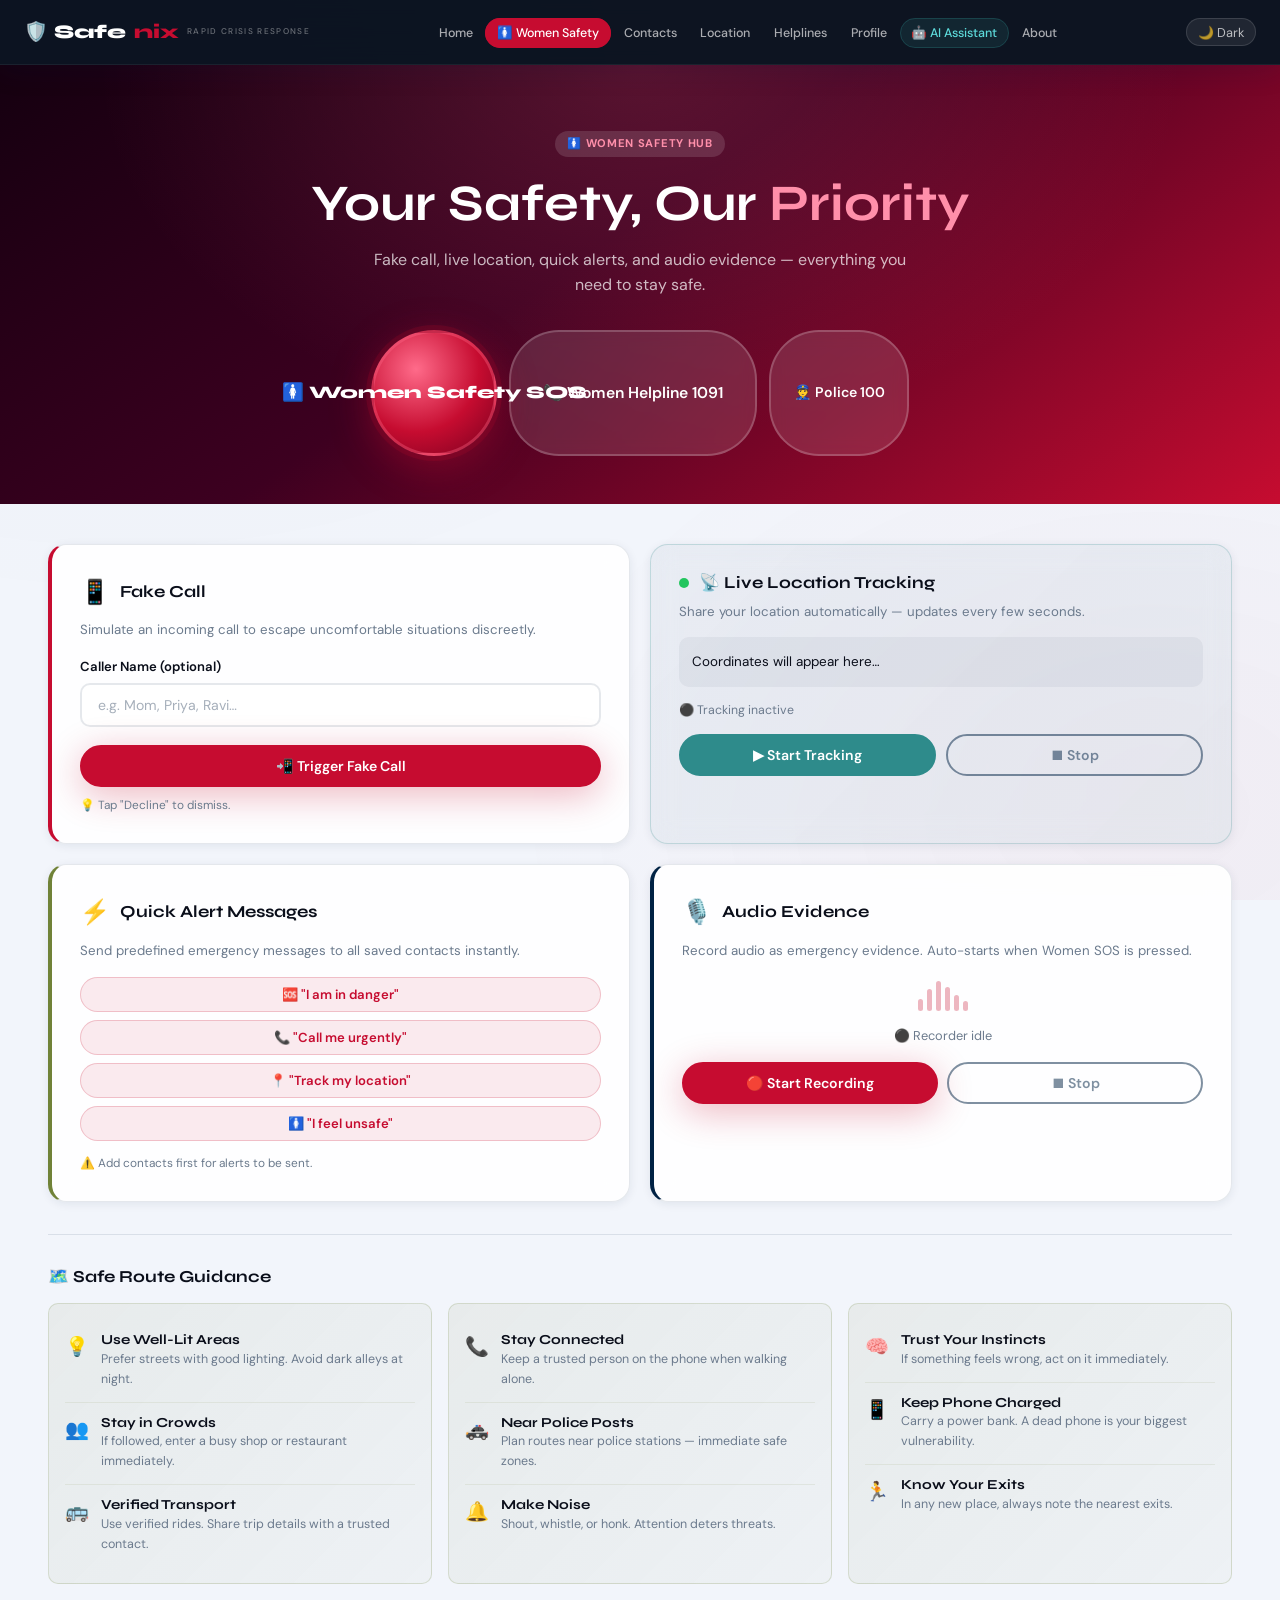
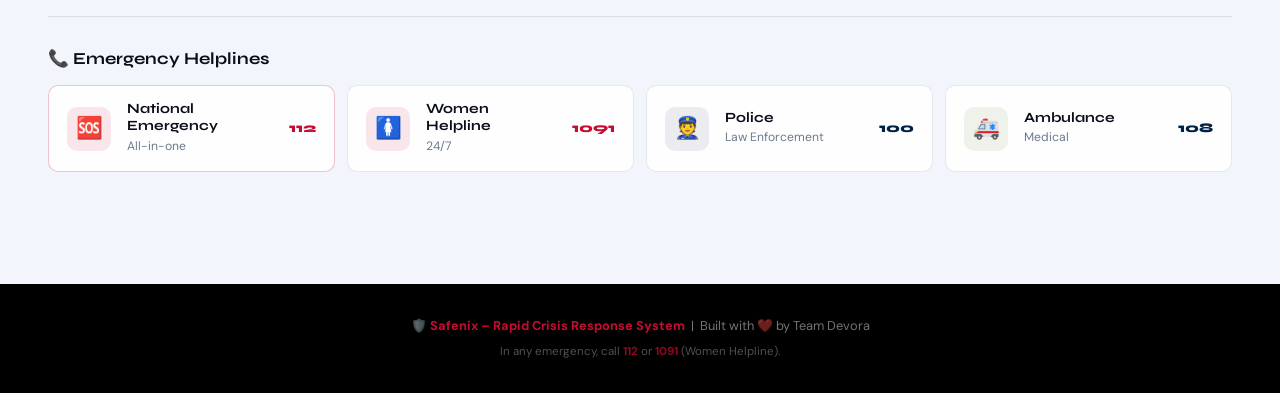
<file: safety.html>
<!DOCTYPE html>
<html lang="en">
<head>
  <meta charset="UTF-8"/>
  <meta name="viewport" content="width=device-width, initial-scale=1.0"/>
  <meta name="description" content="Women Safety Hub – Safenix Rapid Crisis Response System"/>
  <title>Women Safety Hub | Safenix</title>
  <link rel="stylesheet" href="styles.css"/>
  <link rel="icon" href="data:image/svg+xml,<svg xmlns='http://www.w3.org/2000/svg' viewBox='0 0 100 100'><text y='.9em' font-size='90'>🚺</text></svg>"/>
  <style>
    .safety-grid { display:grid; grid-template-columns:1fr; gap:1.25rem; }
    @media(min-width:640px) { .safety-grid { grid-template-columns:1fr 1fr; } }
    .route-grid { display:grid; grid-template-columns:1fr; gap:1rem; }
    @media(min-width:600px) { .route-grid { grid-template-columns:1fr 1fr; } }
    @media(min-width:900px) { .route-grid { grid-template-columns:1fr 1fr 1fr; } }
    .route-card { background:linear-gradient(135deg,rgba(112,130,56,.08),rgba(112,130,56,.03)); border:1.5px solid rgba(112,130,56,.2); border-radius:var(--radius-sm); padding:1rem; }
    .live-box { background:rgba(0,34,68,.05); border-radius:var(--radius-sm); padding:.82rem; font-size:.84rem; color:var(--dark); margin-bottom:.9rem; min-height:50px; display:flex; align-items:center; word-break:break-all; }
    .tpl-wrap { display:flex; flex-direction:column; gap:.5rem; }
    .card-actions { display:flex; gap:.6rem; flex-wrap:wrap; }
    @media(max-width:480px) { .card-actions { flex-direction:column; } .card-actions .btn { width:100%; justify-content:center; } }
    .safety-sos-row { display:flex; gap:.75rem; flex-wrap:wrap; justify-content:center; }
    @media(max-width:480px) { .safety-sos-row { flex-direction:column; align-items:center; } .safety-sos-row .btn { width:100%; max-width:280px; justify-content:center; } }
    .feature-header { display:flex; align-items:center; gap:.6rem; margin-bottom:.5rem; }
    .feature-header span { font-size:1.5rem; }
    .feature-header h2 { font-size:1.05rem; margin:0; }
  </style>
</head>
<body>

<nav>
  <div class="nav-inner">
    <a href="index.html" class="nav-logo">🛡️ Safe<span class="logo-accent">nix</span><span class="logo-sub">Rapid Crisis Response</span></a>
    <button class="nav-toggle" id="nav-toggle" aria-label="Toggle navigation"><span></span><span></span><span></span></button>
    <ul class="nav-links" id="nav-links">
      <li><a href="index.html">Home</a></li>
      <li><a href="safety.html" class="nav-women">🚺 Women Safety</a></li>
      <li><a href="contacts.html">Contacts</a></li>
      <li><a href="location.html">Location</a></li>
      <li><a href="help.html">Helplines</a></li>
      <li><a href="profile.html">Profile</a></li>
      <li><a href="ai-assistant.html" class="nav-ai">🤖 AI Assistant</a></li>
      <li><a href="about.html">About</a></li>
    </ul>
    <button class="dark-btn" id="dark-btn">🌙 Dark</button>
  </div>
</nav>

<!-- HERO -->
<div class="women-hero">
  <span class="badge badge-cr mb-2" style="background:rgba(255,255,255,.13);color:#FF8FAA">🚺 Women Safety Hub</span>
  <h1>Your Safety, Our <span style="color:#FF8FAA">Priority</span></h1>
  <p>Fake call, live location, quick alerts, and audio evidence — everything you need to stay safe.</p>
  <div class="safety-sos-row">
    <button id="women-btn" class="btn btn-cr btn-lg">🚺 Women Safety SOS</button>
    <a href="tel:1091" class="btn btn-glass btn-lg">📞 Women Helpline 1091</a>
    <a href="tel:100"  class="btn btn-glass">👮 Police 100</a>
  </div>
</div>

<section class="section">
  <div class="container">

    <div class="safety-grid">

      <!-- 1. Fake Call -->
      <div class="card c-cr">
        <div class="feature-header"><span>📱</span><h2>Fake Call</h2></div>
        <p style="font-size:.83rem;color:var(--muted);margin-bottom:1rem">Simulate an incoming call to escape uncomfortable situations discreetly.</p>
        <div class="form-group">
          <label for="fc-name-input">Caller Name (optional)</label>
          <input id="fc-name-input" type="text" placeholder="e.g. Mom, Priya, Ravi…"/>
        </div>
        <button id="fake-call-btn" class="btn btn-cr" style="width:100%;justify-content:center">📲 Trigger Fake Call</button>
        <p style="font-size:.74rem;color:var(--muted);margin-top:.6rem">💡 Tap "Decline" to dismiss.</p>
      </div>

      <!-- 2. Live Location -->
      <div class="card" style="background:linear-gradient(135deg,rgba(0,34,68,.04),rgba(46,139,139,.05));border:1.5px solid rgba(46,139,139,.22)">
        <div class="feature-header"><div class="live-dot" style="flex-shrink:0"></div><h2>📡 Live Location Tracking</h2></div>
        <p style="font-size:.83rem;color:var(--muted);margin-bottom:.9rem">Share your location automatically — updates every few seconds.</p>
        <div class="live-box" id="live-coords">Coordinates will appear here…</div>
        <p id="live-status" style="font-size:.77rem;color:var(--muted);margin-bottom:.82rem">⚫ Tracking inactive</p>
        <div class="card-actions">
          <button id="live-start-btn" class="btn btn-sea" style="flex:1;justify-content:center">▶ Start Tracking</button>
          <button id="live-stop-btn" class="btn btn-out-ry" style="flex:1;justify-content:center" disabled>⏹ Stop</button>
          <a id="live-map-link" href="#" target="_blank" rel="noopener" class="btn btn-ry" style="display:none;flex:1;justify-content:center">🗺️ Maps</a>
        </div>
      </div>

      <!-- 3. Quick Alert Templates -->
      <div class="card c-olive">
        <div class="feature-header"><span>⚡</span><h2>Quick Alert Messages</h2></div>
        <p style="font-size:.83rem;color:var(--muted);margin-bottom:1rem">Send predefined emergency messages to all saved contacts instantly.</p>
        <div class="tpl-wrap">
          <button class="tpl-btn" data-msg="🆘 I am in danger! Please help me immediately.">🆘 "I am in danger"</button>
          <button class="tpl-btn" data-msg="📞 Call me urgently! This is an emergency.">📞 "Call me urgently"</button>
          <button class="tpl-btn" data-msg="📍 Track my location — I need help now.">📍 "Track my location"</button>
          <button class="tpl-btn" data-msg="🚺 I feel unsafe. Please send help or call me.">🚺 "I feel unsafe"</button>
        </div>
        <p style="font-size:.74rem;color:var(--muted);margin-top:.82rem">⚠️ Add contacts first for alerts to be sent.</p>
      </div>

      <!-- 4. Audio Evidence -->
      <div class="card c-royal">
        <div class="feature-header"><span>🎙️</span><h2>Audio Evidence</h2></div>
        <p style="font-size:.83rem;color:var(--muted);margin-bottom:.65rem">Record audio as emergency evidence. Auto-starts when Women SOS is pressed.</p>
        <div class="audio-wave" id="audio-wave">
          <div class="a-bar" style="height:12px"></div>
          <div class="a-bar" style="height:22px"></div>
          <div class="a-bar" style="height:30px"></div>
          <div class="a-bar" style="height:24px"></div>
          <div class="a-bar" style="height:16px"></div>
          <div class="a-bar" style="height:10px"></div>
        </div>
        <p id="audio-status" style="font-size:.8rem;color:var(--muted);text-align:center;margin-bottom:1rem">⚫ Recorder idle</p>
        <div class="card-actions">
          <button id="audio-start-btn" class="btn btn-cr" style="flex:1;justify-content:center">🔴 Start Recording</button>
          <button id="audio-stop-btn" class="btn btn-out-ry" style="flex:1;justify-content:center" disabled>⏹ Stop</button>
        </div>
      </div>

    </div><!-- /safety-grid -->

    <!-- Safe Route Guidance -->
    <hr class="divider mt-4"/>
    <h2 style="font-size:1.05rem;margin-bottom:1rem">🗺️ Safe Route Guidance</h2>
    <div class="route-grid">

      <div class="route-card">
        <div class="route-tip"><span style="font-size:1.2rem">💡</span><div><h4 style="font-size:.86rem;color:var(--dark);margin-bottom:.08rem">Use Well-Lit Areas</h4><p style="font-size:.78rem;color:var(--muted)">Prefer streets with good lighting. Avoid dark alleys at night.</p></div></div>
        <div class="route-tip"><span style="font-size:1.2rem">👥</span><div><h4 style="font-size:.86rem;color:var(--dark);margin-bottom:.08rem">Stay in Crowds</h4><p style="font-size:.78rem;color:var(--muted)">If followed, enter a busy shop or restaurant immediately.</p></div></div>
        <div class="route-tip"><span style="font-size:1.2rem">🚌</span><div><h4 style="font-size:.86rem;color:var(--dark);margin-bottom:.08rem">Verified Transport</h4><p style="font-size:.78rem;color:var(--muted)">Use verified rides. Share trip details with a trusted contact.</p></div></div>
      </div>

      <div class="route-card">
        <div class="route-tip"><span style="font-size:1.2rem">📞</span><div><h4 style="font-size:.86rem;color:var(--dark);margin-bottom:.08rem">Stay Connected</h4><p style="font-size:.78rem;color:var(--muted)">Keep a trusted person on the phone when walking alone.</p></div></div>
        <div class="route-tip"><span style="font-size:1.2rem">🚓</span><div><h4 style="font-size:.86rem;color:var(--dark);margin-bottom:.08rem">Near Police Posts</h4><p style="font-size:.78rem;color:var(--muted)">Plan routes near police stations — immediate safe zones.</p></div></div>
        <div class="route-tip"><span style="font-size:1.2rem">🔔</span><div><h4 style="font-size:.86rem;color:var(--dark);margin-bottom:.08rem">Make Noise</h4><p style="font-size:.78rem;color:var(--muted)">Shout, whistle, or honk. Attention deters threats.</p></div></div>
      </div>

      <div class="route-card">
        <div class="route-tip"><span style="font-size:1.2rem">🧠</span><div><h4 style="font-size:.86rem;color:var(--dark);margin-bottom:.08rem">Trust Your Instincts</h4><p style="font-size:.78rem;color:var(--muted)">If something feels wrong, act on it immediately.</p></div></div>
        <div class="route-tip"><span style="font-size:1.2rem">📱</span><div><h4 style="font-size:.86rem;color:var(--dark);margin-bottom:.08rem">Keep Phone Charged</h4><p style="font-size:.78rem;color:var(--muted)">Carry a power bank. A dead phone is your biggest vulnerability.</p></div></div>
        <div class="route-tip"><span style="font-size:1.2rem">🏃</span><div><h4 style="font-size:.86rem;color:var(--dark);margin-bottom:.08rem">Know Your Exits</h4><p style="font-size:.78rem;color:var(--muted)">In any new place, always note the nearest exits.</p></div></div>
      </div>

    </div>

    <!-- Helplines strip -->
    <hr class="divider mt-4"/>
    <h2 style="font-size:1.05rem;margin-bottom:1rem">📞 Emergency Helplines</h2>
    <div style="display:grid;grid-template-columns:repeat(auto-fit,minmax(150px,1fr));gap:.75rem">
      <a href="tel:112"  class="nearby-card" style="text-decoration:none;border:1.5px solid rgba(198,12,48,.25)">
        <div class="n-icon" style="background:rgba(198,12,48,.1)">🆘</div>
        <div class="n-info"><h4>National Emergency</h4><p>All-in-one</p></div>
        <div class="n-dist" style="color:var(--crimson)">112</div>
      </a>
      <a href="tel:1091" class="nearby-card" style="text-decoration:none">
        <div class="n-icon" style="background:rgba(198,12,48,.1)">🚺</div>
        <div class="n-info"><h4>Women Helpline</h4><p>24/7</p></div>
        <div class="n-dist" style="color:var(--crimson)">1091</div>
      </a>
      <a href="tel:100"  class="nearby-card" style="text-decoration:none">
        <div class="n-icon" style="background:rgba(0,34,68,.08)">👮</div>
        <div class="n-info"><h4>Police</h4><p>Law Enforcement</p></div>
        <div class="n-dist">100</div>
      </a>
      <a href="tel:108"  class="nearby-card" style="text-decoration:none">
        <div class="n-icon" style="background:rgba(112,130,56,.1)">🚑</div>
        <div class="n-info"><h4>Ambulance</h4><p>Medical</p></div>
        <div class="n-dist">108</div>
      </a>
    </div>

  </div>
</section>

<!-- WOMEN SOS OVERLAY -->
<div id="women-overlay" class="overlay" role="dialog" aria-modal="true">
  <div class="popup">
    <div class="rec-badge on"><div class="rec-dot"></div> Recording Evidence</div>
    <div class="pop-icon cr">🚺</div>
    <h2 style="color:var(--crimson)">Women Safety SOS!</h2>
    <p>I feel unsafe — alert sent with your location to all emergency contacts.</p>
    <div class="loc-box" id="women-location">📡 Fetching your location…</div>
    <div class="success-screen" id="women-success">
      <div class="success-ring">✅</div>
      <p style="font-weight:700;color:var(--olive);font-size:.98rem">Women Safety Alert Sent!</p>
      <p style="font-size:.8rem;color:var(--muted);margin-top:.2rem">Your contacts and location have been shared.</p>
    </div>
    <div class="ai-panel" id="women-ai-panel">
      <div class="ai-label">🤖 AI Safety Guidance</div>
      <div class="ai-body" id="women-ai-text"></div>
    </div>
    <div class="pop-actions">
      <a id="women-map-link" href="#" target="_blank" rel="noopener" class="btn btn-ry" style="display:none">🗺️ Maps</a>
      <a href="tel:1091" class="btn btn-cr">📞 Women Helpline 1091</a>
      <a href="tel:100"  class="btn btn-ry btn-sm">👮 Police 100</a>
      <button id="women-close" class="btn btn-out-cr btn-sm">✕ Close</button>
    </div>
  </div>
</div>

<!-- FAKE CALL SCREEN -->
<div id="fake-call-screen" class="fake-call" role="dialog">
  <div>
    <p class="fc-status">Incoming Call</p>
    <div class="fc-icon">👩</div>
    <p class="fc-name" id="fc-name">Mom Calling</p>
    <p class="fc-number" id="fc-number">+91 98765 00001</p>
    <p style="font-size:.78rem;color:rgba(255,255,255,.32);margin-top:.5rem">📳 Vibrating…</p>
  </div>
  <div class="fc-btns">
    <button class="fc-btn fc-decline" id="fc-decline"><div class="fc-circle">📵</div><span>Decline</span></button>
    <button class="fc-btn fc-accept"  id="fc-accept"> <div class="fc-circle">📞</div><span>Accept</span> </button>
  </div>
</div>

<footer>
  <p>🛡️ <strong>Safenix – Rapid Crisis Response System</strong> &nbsp;|&nbsp; Built with ❤️ by Team Devora</p>
  <p style="margin-top:.4rem;font-size:.72rem;opacity:.7">In any emergency, call <strong>112</strong> or <strong>1091</strong> (Women Helpline).</p>
</footer>
<script src="script.js"></script>
</body>
</html>
</file>
<file: styles.css>
/* ============================================================
   SAFENIX – RAPID CRISIS RESPONSE SYSTEM
   styles.css | Complete Design System
   Brand: Royal Blue #002244, Crimson #C60C30, Black #000000
   Accents: Terra #E2725B, Olive #708238, Ochre #CC7722, Sea #2E8B8B
   ============================================================ */

@import url('https://fonts.googleapis.com/css2?family=Syne:wght@400;600;700;800;900&family=DM+Sans:opsz,wght@9..40,300;9..40,400;9..40,500;9..40,600&display=swap');

/* ── CSS VARIABLES ── */
:root {
  /* Brand Colors */
  --royal:      #002244;
  --royal-light:#003870;
  --crimson:    #C60C30;
  --crimson-drk:#8B0020;
  --black:      #000000;

  /* Accents */
  --terra:  #E2725B;
  --olive:  #708238;
  --ochre:  #CC7722;
  --sea:    #2E8B8B;
  --sand:   #F4E1C1;

  /* Neutrals */
  --dark:   #0A0E1A;
  --muted:  #6B7A8D;
  --bg:     #F2F5FB;
  --white:  #FFFFFF;
  --card:   rgba(255,255,255,0.90);
  --border: rgba(0,34,68,0.10);

  /* Shadows */
  --sh-sm: 0 2px 10px rgba(0,34,68,0.08);
  --sh-md: 0 6px 28px rgba(0,34,68,0.13);
  --sh-lg: 0 16px 56px rgba(0,34,68,0.18);
  --sh-cr: 0 8px 36px rgba(198,12,48,0.30);
  --sh-ry: 0 8px 36px rgba(0,34,68,0.32);

  /* Layout */
  --radius:    18px;
  --radius-sm: 10px;
  --tr: 0.28s cubic-bezier(0.4,0,0.2,1);
}

/* Dark Mode */
body.dark {
  --bg:     #07090F;
  --card:   rgba(12,20,38,0.94);
  --border: rgba(255,255,255,0.07);
  --dark:   #DDE4F5;
  --muted:  #7A90AA;
  --white:  #0E1828;
}

/* ── RESET ── */
*,*::before,*::after { box-sizing:border-box; margin:0; padding:0; }
html { scroll-behavior:smooth; }
body {
  font-family:'DM Sans',sans-serif;
  background:var(--bg);
  color:var(--dark);
  min-height:100vh;
  line-height:1.6;
  overflow-x:hidden;
  transition:background .4s,color .4s;
}
body::before {
  content:'';
  position:fixed; inset:0;
  background:
    radial-gradient(ellipse at 10% 10%, rgba(0,34,68,.05) 0%, transparent 45%),
    radial-gradient(ellipse at 90% 90%, rgba(198,12,48,.04) 0%, transparent 40%);
  pointer-events:none; z-index:0;
}
body > * { position:relative; z-index:1; }
h1,h2,h3,h4 { font-family:'Syne',sans-serif; line-height:1.2; }
a { color:var(--sea); text-decoration:none; transition:color var(--tr); }
a:hover { color:var(--crimson); }
::-webkit-scrollbar { width:5px; }
::-webkit-scrollbar-track { background:var(--bg); }
::-webkit-scrollbar-thumb { background:var(--royal); border-radius:3px; }

/* ── NAVIGATION ── */
nav {
  position:sticky; top:0; z-index:1000;
  background:rgba(0,8,22,0.95);
  backdrop-filter:blur(18px);
  -webkit-backdrop-filter:blur(18px);
  border-bottom:1px solid rgba(255,255,255,0.06);
  padding:0 1.5rem;
  box-shadow:var(--sh-md);
}
.nav-inner {
  max-width:1280px; margin:0 auto;
  display:flex; align-items:center; justify-content:space-between;
  height:64px; gap:1rem;
}
.nav-logo {
  font-family:'Syne',sans-serif; font-weight:900; font-size:1.2rem;
  color:#fff; display:flex; align-items:center; gap:8px;
  white-space:nowrap; flex-shrink:0; text-decoration:none;
}
.logo-accent { color:var(--crimson); }
.logo-sub {
  font-size:.52rem; font-weight:500; color:rgba(255,255,255,.38);
  letter-spacing:.16em; text-transform:uppercase; display:block;
  line-height:1; font-family:'DM Sans',sans-serif; margin-top:1px;
}
.nav-links { display:flex; align-items:center; gap:.12rem; list-style:none; flex-wrap:wrap; }
.nav-links a {
  font-size:.78rem; font-weight:500; color:rgba(255,255,255,.65);
  padding:.36rem .68rem; border-radius:50px; transition:all var(--tr);
  white-space:nowrap; text-decoration:none;
}
.nav-links a:hover, .nav-links a.active { color:#fff; background:rgba(255,255,255,.10); }
.nav-links a.nav-women {
  background:rgba(198,12,48,.18); color:#FF8FAA;
  border:1px solid rgba(198,12,48,.32);
}
.nav-links a.nav-women:hover,.nav-links a.nav-women.active {
  background:var(--crimson); color:#fff; border-color:var(--crimson);
}
.nav-links a.nav-ai {
  background:rgba(46,139,139,.15); color:#5DDADA;
  border:1px solid rgba(46,139,139,.28);
}
.nav-links a.nav-ai:hover,.nav-links a.nav-ai.active {
  background:var(--sea); color:#fff; border-color:var(--sea);
}
.dark-btn {
  background:rgba(255,255,255,.08); border:1px solid rgba(255,255,255,.12);
  color:rgba(255,255,255,.7); border-radius:50px; padding:.3rem .7rem;
  cursor:pointer; font-size:.8rem; font-family:'DM Sans',sans-serif;
  transition:all var(--tr); display:flex; align-items:center; gap:.3rem;
  white-space:nowrap; flex-shrink:0;
}
.dark-btn:hover { background:rgba(255,255,255,.16); color:#fff; }
.nav-toggle { display:none; flex-direction:column; gap:5px; cursor:pointer; background:none; border:none; padding:6px; flex-shrink:0; touch-action:manipulation; -webkit-tap-highlight-color:transparent; }
.nav-toggle span { display:block; width:22px; height:2px; background:rgba(255,255,255,.8); border-radius:2px; transition:all var(--tr); }
.nav-toggle.open span:nth-child(1) { transform:translateY(7px) rotate(45deg); }
.nav-toggle.open span:nth-child(2) { opacity:0; transform:scaleX(0); }
.nav-toggle.open span:nth-child(3) { transform:translateY(-7px) rotate(-45deg); }

/* ── LAYOUT ── */
.container { max-width:1280px; margin:0 auto; padding:0 1.5rem; }
.section { padding:2.5rem 1.5rem 3rem; }
.page-hero {
  padding:3.5rem 1.5rem 2rem; text-align:center;
  max-width:760px; margin:0 auto;
}
.page-hero h1 { font-size:clamp(1.9rem,4.5vw,3rem); font-weight:900; margin-bottom:.7rem; }
.page-hero p  { font-size:.97rem; color:var(--muted); max-width:540px; margin:0 auto; }
.ac-cr{color:var(--crimson)} .ac-ry{color:var(--royal)} .ac-sea{color:var(--sea)} .ac-ol{color:var(--olive)}

/* ── CARDS ── */
.card {
  background:var(--card);
  backdrop-filter:blur(12px); -webkit-backdrop-filter:blur(12px);
  border-radius:var(--radius);
  padding:1.75rem;
  box-shadow:var(--sh-sm);
  border:1px solid var(--border);
  transition:box-shadow var(--tr), transform var(--tr);
}
.card:hover { box-shadow:var(--sh-md); transform:translateY(-2px); }
.c-royal  { border-left:4px solid var(--royal);   }
.c-cr     { border-left:4px solid var(--crimson); }
.c-sea    { border-left:4px solid var(--sea);     }
.c-olive  { border-left:4px solid var(--olive);   }
.grid-2 { display:grid; grid-template-columns:repeat(auto-fit,minmax(290px,1fr)); gap:1.5rem; }
.grid-3 { display:grid; grid-template-columns:repeat(auto-fit,minmax(250px,1fr)); gap:1.5rem; }
.grid-4 { display:grid; grid-template-columns:repeat(auto-fit,minmax(200px,1fr)); gap:1.25rem; }

/* ── BUTTONS ── */
.btn {
  display:inline-flex; align-items:center; gap:.5rem;
  font-family:'DM Sans',sans-serif; font-weight:600; font-size:.88rem;
  padding:.62rem 1.4rem; border-radius:50px;
  border:2px solid transparent; cursor:pointer;
  transition:all var(--tr); white-space:nowrap; text-decoration:none;
  touch-action:manipulation; -webkit-tap-highlight-color:transparent;
  user-select:none;
}
.btn-ry  { background:var(--royal);   color:#fff; border-color:var(--royal);   box-shadow:var(--sh-ry); }
.btn-ry:hover  { background:var(--royal-light); color:#fff; transform:translateY(-2px); }
.btn-cr  { background:var(--crimson); color:#fff; border-color:var(--crimson); box-shadow:var(--sh-cr); }
.btn-cr:hover  { background:var(--crimson-drk); color:#fff; transform:translateY(-2px); }
.btn-sea { background:var(--sea);     color:#fff; border-color:var(--sea); }
.btn-sea:hover { background:#226B6B;  color:#fff; transform:translateY(-2px); }
.btn-ol  { background:var(--olive);   color:#fff; border-color:var(--olive); }
.btn-ol:hover  { background:#576928;  color:#fff; transform:translateY(-2px); }
.btn-out-ry  { background:transparent; color:var(--royal);   border-color:var(--royal);   }
.btn-out-ry:hover  { background:var(--royal);   color:#fff; }
.btn-out-cr  { background:transparent; color:var(--crimson); border-color:var(--crimson); }
.btn-out-cr:hover  { background:var(--crimson); color:#fff; }
.btn-glass {
  background:rgba(255,255,255,.12); color:#fff;
  border-color:rgba(255,255,255,.2); backdrop-filter:blur(8px);
}
.btn-glass:hover { background:rgba(255,255,255,.22); color:#fff; }
.btn-lg { padding:.88rem 2rem; font-size:.98rem; }
.btn-sm { padding:.34rem .9rem;  font-size:.78rem; }
.btn:disabled { opacity:.5; cursor:not-allowed; transform:none!important; }
body.dark .btn-out-ry { color:#5599DD; border-color:#5599DD; }
body.dark .btn-out-ry:hover { background:#5599DD; color:#fff; border-color:#5599DD; }

/* ── BADGES ── */
.badge {
  display:inline-flex; align-items:center; gap:.3rem;
  font-size:.7rem; font-weight:700; padding:.26rem .78rem;
  border-radius:50px; letter-spacing:.06em; text-transform:uppercase;
}
.badge-ry  { background:rgba(0,34,68,.10);   color:var(--royal);   }
.badge-cr  { background:rgba(198,12,48,.12); color:var(--crimson); }
.badge-sea { background:rgba(46,139,139,.12);color:var(--sea);     }
.badge-ol  { background:rgba(112,130,56,.12);color:var(--olive);   }
.badge-oc  { background:rgba(204,119,34,.12);color:var(--ochre);   }
body.dark .badge-ry { background:rgba(85,153,221,.15); color:#5599DD; }

/* ── TOAST ── */
.toast {
  position:fixed; bottom:2rem; left:50%;
  transform:translateX(-50%) translateY(120px);
  background:var(--royal); color:#fff;
  padding:.88rem 1.8rem; border-radius:50px;
  font-weight:600; font-size:.86rem;
  box-shadow:var(--sh-lg); z-index:9999;
  transition:transform .4s cubic-bezier(.34,1.56,.64,1);
  display:flex; align-items:center; gap:.65rem;
  min-width:250px; justify-content:center;
}
.toast.show    { transform:translateX(-50%) translateY(0); }
.toast.success { background:var(--olive);   }
.toast.error   { background:var(--crimson); }
.toast.warning { background:var(--ochre);   }

/* ── HOME HERO ── */
.home-hero {
  min-height:calc(100vh - 64px);
  display:flex; flex-direction:column;
  align-items:center; justify-content:center;
  text-align:center; padding:3rem 1.5rem;
  position:relative; overflow:hidden;
  background:linear-gradient(145deg, #000814 0%, #000C24 35%, #002244 68%, #0A0014 100%);
}
.home-hero::after {
  content:'';
  position:absolute; inset:0;
  background:
    radial-gradient(ellipse at 22% 30%, rgba(198,12,48,.16) 0%, transparent 52%),
    radial-gradient(ellipse at 78% 70%, rgba(0,34,68,.50) 0%, transparent 48%),
    radial-gradient(ellipse at 50% 100%, rgba(46,139,139,.09) 0%, transparent 38%);
  pointer-events:none;
}
.home-hero > * { position:relative; z-index:2; }
.hero-badge   { margin-bottom:1.2rem; animation:fadeDown .6s ease both; }
.home-hero h1 {
  font-size:clamp(2.2rem,5.5vw,4.6rem);
  font-weight:900; color:#fff;
  max-width:840px; margin-bottom:.75rem;
  animation:fadeDown .7s .1s ease both; letter-spacing:-1px;
}
.brand-name { color:var(--crimson); }
.brand-sub  {
  display:block; font-size:.33em; color:rgba(255,255,255,.48);
  letter-spacing:.24em; font-weight:500; text-transform:uppercase;
  margin-top:.4rem; font-family:'DM Sans',sans-serif;
}
.home-hero > p {
  font-size:1rem; color:rgba(255,255,255,.6);
  max-width:500px; margin-bottom:2.5rem;
  animation:fadeDown .7s .2s ease both;
}

/* SOS Buttons Cluster */
.sos-cluster {
  display:flex; gap:2rem; align-items:center;
  justify-content:center; flex-wrap:wrap;
  animation:fadeUp .8s .3s ease both; margin-bottom:2rem;
}
.sos-wrap {
  display:flex; flex-direction:column;
  align-items:center; gap:.65rem;
  position:relative;
}
.sos-rings { position:absolute; inset:0; pointer-events:none; }
.sos-ring {
  position:absolute; top:50%; left:50%;
  transform:translate(-50%,-50%);
  border-radius:50%;
  animation:sosPulse 2.5s ease-out infinite;
}
.sos-wrap.main .sos-ring { border:2px solid rgba(198,12,48,.55); }
.sos-wrap.main .sos-ring:nth-child(1) { width:175px; height:175px; animation-delay:0s; }
.sos-wrap.main .sos-ring:nth-child(2) { width:220px; height:220px; animation-delay:.75s; }
.sos-wrap.main .sos-ring:nth-child(3) { width:265px; height:265px; animation-delay:1.5s; }
.sos-wrap.women .sos-ring { border:2px solid rgba(255,107,137,.55); }
.sos-wrap.women .sos-ring:nth-child(1) { width:152px; height:152px; animation-delay:0s; }
.sos-wrap.women .sos-ring:nth-child(2) { width:192px; height:192px; animation-delay:.65s; }
.sos-wrap.women .sos-ring:nth-child(3) { width:232px; height:232px; animation-delay:1.3s; }
@keyframes sosPulse {
  0%   { transform:translate(-50%,-50%) scale(.88); opacity:.7; }
  70%  { transform:translate(-50%,-50%) scale(1.18); opacity:0; }
  100% { transform:translate(-50%,-50%) scale(1.18); opacity:0; }
}

#sos-btn {
  position:relative; z-index:2;
  width:150px; height:150px; border-radius:50%;
  background:radial-gradient(circle at 35% 30%, #ff3333, var(--crimson) 55%, #8B0020);
  border:none; cursor:pointer; color:#fff;
  font-family:'Syne',sans-serif; font-weight:900; font-size:1.9rem; letter-spacing:2px;
  box-shadow:0 0 0 6px rgba(198,12,48,.22), 0 14px 52px rgba(198,12,48,.52), inset 0 -4px 14px rgba(0,0,0,.22);
  transition:all .18s ease; user-select:none;
  display:flex; flex-direction:column; align-items:center; justify-content:center; gap:2px;
  -webkit-tap-highlight-color:transparent;
}
#sos-btn small { font-size:.47rem; letter-spacing:.18em; font-weight:600; opacity:.85; font-family:'DM Sans',sans-serif; }
#sos-btn:hover { transform:scale(1.07); box-shadow:0 0 0 8px rgba(198,12,48,.28),0 20px 64px rgba(198,12,48,.62),inset 0 -4px 14px rgba(0,0,0,.22); }
#sos-btn:active { transform:scale(.95); }

#women-btn {
  position:relative; z-index:2;
  width:126px; height:126px; border-radius:50%;
  background:radial-gradient(circle at 35% 30%, #ff6b8a, #C60C30 55%, #7A0020);
  border:3px solid rgba(255,107,137,.35); cursor:pointer; color:#fff;
  font-family:'Syne',sans-serif; font-weight:800; font-size:1.1rem;
  box-shadow:0 0 0 5px rgba(198,12,48,.16),0 10px 42px rgba(198,12,48,.46);
  transition:all .18s ease; user-select:none;
  display:flex; flex-direction:column; align-items:center; justify-content:center; gap:1px;
  -webkit-tap-highlight-color:transparent;
}
#women-btn small { font-size:.42rem; letter-spacing:.15em; font-weight:600; opacity:.9; font-family:'DM Sans',sans-serif; }
#women-btn:hover { transform:scale(1.07); } #women-btn:active { transform:scale(.94); }

.btn-fired { animation:btnFire .5s ease; }
@keyframes btnFire {
  0%{transform:scale(1)}30%{transform:scale(1.12)}60%{transform:scale(.95)}100%{transform:scale(1)}
}
.sos-lbl { color:rgba(255,255,255,.5); font-size:.7rem; letter-spacing:.1em; text-transform:uppercase; font-weight:600; text-align:center; }
.sos-lbl.women { color:#FF8FAA; }

.hero-cta { display:flex; gap:.7rem; flex-wrap:wrap; justify-content:center; animation:fadeUp .7s .5s ease both; margin-bottom:2.5rem; }
.feat-chips { display:flex; flex-wrap:wrap; gap:.6rem; justify-content:center; animation:fadeUp .7s .65s ease both; }
.chip { background:rgba(255,255,255,.07); border:1px solid rgba(255,255,255,.11); border-radius:50px; padding:.42rem .95rem; font-size:.78rem; font-weight:500; color:rgba(255,255,255,.72); display:flex; align-items:center; gap:.42rem; }
.chip.women { background:rgba(198,12,48,.13); border-color:rgba(198,12,48,.3); color:#FF8FAA; }

/* ── STATS ── */
.stats-strip { background:var(--royal); padding:2.5rem 1.5rem; }
.stats-grid { max-width:1280px; margin:0 auto; display:grid; grid-template-columns:repeat(auto-fit,minmax(140px,1fr)); gap:2rem; text-align:center; }
.stat h3 { font-size:2.4rem; font-weight:900; color:var(--crimson); }
.stat p  { font-size:.78rem; color:rgba(255,255,255,.5); margin-top:.2rem; }

/* ── OVERLAYS ── */
.overlay {
  display:none; position:fixed; inset:0;
  background:rgba(0,0,0,.80); backdrop-filter:blur(8px);
  z-index:5000; align-items:center; justify-content:center;
  padding:1.5rem; animation:fadeIn .25s ease;
}
.overlay.active { display:flex; }
@keyframes fadeIn { from{opacity:0} to{opacity:1} }

.popup {
  background:#fff; border-radius:24px;
  padding:2.2rem; max-width:480px; width:100%;
  box-shadow:var(--sh-lg); text-align:center;
  animation:popIn .38s cubic-bezier(.34,1.56,.64,1);
  max-height:90vh; overflow-y:auto;
}
body.dark .popup { background:#0C1828; }
@keyframes popIn { from{transform:scale(.78);opacity:0} to{transform:scale(1);opacity:1} }

.pop-icon { width:66px; height:66px; border-radius:50%; display:flex; align-items:center; justify-content:center; font-size:2rem; margin:0 auto 1rem; }
.pop-icon.cr { background:rgba(198,12,48,.12); }
.pop-icon.ry { background:rgba(0,34,68,.10);   }
.popup h2 { font-size:1.45rem; margin-bottom:.5rem; }
.popup > p { color:var(--muted); font-size:.88rem; margin-bottom:1rem; }
.loc-box { background:rgba(0,34,68,.05); border:1.5px solid rgba(0,34,68,.12); border-radius:var(--radius-sm); padding:.82rem 1rem; font-size:.83rem; color:var(--dark); margin-bottom:1rem; word-break:break-all; text-align:left; }
.pop-actions { display:flex; gap:.6rem; flex-wrap:wrap; justify-content:center; margin-top:.75rem; }

/* AI Panel */
.ai-panel { background:rgba(46,139,139,.08); border:1.5px solid rgba(46,139,139,.22); border-radius:var(--radius-sm); padding:.95rem; margin-bottom:1.1rem; text-align:left; display:none; }
.ai-label { font-size:.68rem; font-weight:700; text-transform:uppercase; letter-spacing:.1em; color:var(--sea); margin-bottom:.45rem; display:flex; align-items:center; gap:.4rem; }
.ai-body  { font-size:.83rem; color:var(--dark); line-height:1.65; }
body.dark .ai-body { color:var(--dark); }

/* Success */
.success-screen { display:none; flex-direction:column; align-items:center; padding:.75rem 0; }
.success-screen.show { display:flex; }
.success-ring { width:86px; height:86px; border-radius:50%; background:rgba(112,130,56,.12); display:flex; align-items:center; justify-content:center; font-size:2.4rem; margin-bottom:.9rem; animation:popIn .5s cubic-bezier(.34,1.56,.64,1); }

/* Recording badge */
.rec-badge { display:none; align-items:center; gap:.5rem; background:rgba(198,12,48,.1); border:1px solid rgba(198,12,48,.3); border-radius:50px; padding:.36rem .88rem; font-size:.75rem; font-weight:600; color:var(--crimson); margin:0 auto .75rem; width:fit-content; }
.rec-badge.on { display:flex; }
.rec-dot { width:8px; height:8px; border-radius:50%; background:var(--crimson); animation:recBlink 1s ease-in-out infinite; }
@keyframes recBlink { 0%,100%{opacity:1} 50%{opacity:.2} }

/* ── WOMEN HERO ── */
.women-hero {
  background:linear-gradient(145deg, #150010 0%, #3D0020 45%, #C60C30 100%);
  padding:4rem 1.5rem 3rem; text-align:center; color:#fff;
  position:relative; overflow:hidden;
}
.women-hero::before { content:''; position:absolute; inset:0; background:radial-gradient(ellipse at 50% 0%,rgba(255,107,137,.18) 0%,transparent 60%); pointer-events:none; }
.women-hero > * { position:relative; z-index:1; }
.women-hero h1 { color:#fff; font-size:clamp(1.9rem,5vw,3.2rem); }
.women-hero > p { color:rgba(255,255,255,.72); max-width:540px; margin:.75rem auto 2rem; }

/* ── FAKE CALL SCREEN ── */
.fake-call {
  display:none; position:fixed; inset:0;
  background:linear-gradient(160deg, #1C1C1E 0%, #000 100%);
  z-index:9000; flex-direction:column;
  align-items:center; justify-content:space-between;
  padding:5rem 2rem 4rem; color:#fff; text-align:center;
  animation:fadeIn .3s ease;
}
.fake-call.active { display:flex; }
.fc-icon {
  width:108px; height:108px; border-radius:50%;
  background:linear-gradient(135deg,#C60C30,#7A0020);
  display:flex; align-items:center; justify-content:center;
  font-size:2.8rem; margin:0 auto 1.2rem;
  animation:callPulse 1.5s ease-in-out infinite;
}
@keyframes callPulse {
  0%,100% { box-shadow:0 0 0 10px rgba(198,12,48,.12),0 0 0 22px rgba(198,12,48,.06); }
  50%      { box-shadow:0 0 0 14px rgba(198,12,48,.18),0 0 0 30px rgba(198,12,48,.08); }
}
.fc-status  { font-size:.82rem; color:rgba(255,255,255,.5); letter-spacing:.08em; text-transform:uppercase; margin-bottom:.5rem; }
.fc-name    { font-family:'Syne',sans-serif; font-size:2rem; font-weight:800; }
.fc-number  { font-size:.95rem; color:rgba(255,255,255,.5); margin-top:.25rem; }
.fc-btns    { display:flex; gap:3rem; justify-content:center; }
.fc-btn {
  display:flex; flex-direction:column; align-items:center; gap:.6rem;
  font-size:.78rem; color:rgba(255,255,255,.65);
  background:none; border:none; cursor:pointer;
}
.fc-circle  { width:62px; height:62px; border-radius:50%; display:flex; align-items:center; justify-content:center; font-size:1.5rem; transition:transform .2s; }
.fc-btn:hover .fc-circle { transform:scale(1.1); }
.fc-decline .fc-circle { background:var(--crimson); }
.fc-accept  .fc-circle { background:var(--olive);   }

/* ── ALERT TEMPLATES ── */
.tpl-btn {
  background:rgba(198,12,48,.08); border:1.5px solid rgba(198,12,48,.2);
  border-radius:50px; padding:.5rem 1rem; font-size:.82rem; font-weight:600;
  color:var(--crimson); cursor:pointer; transition:all var(--tr); font-family:'DM Sans',sans-serif;
}
.tpl-btn:hover { background:var(--crimson); color:#fff; }
.tpl-btn.sent  { background:var(--olive);   color:#fff; border-color:var(--olive); }

/* ── AUDIO WAVE ── */
.audio-wave { display:flex; gap:4px; align-items:flex-end; justify-content:center; height:36px; margin:.9rem auto; }
.a-bar { width:5px; border-radius:3px; background:var(--crimson); opacity:.3; transition:height .15s,opacity .15s; }
.audio-wave.on .a-bar { opacity:1; animation:waveAnim .8s ease-in-out infinite; }
.a-bar:nth-child(2){animation-delay:.1s} .a-bar:nth-child(3){animation-delay:.2s}
.a-bar:nth-child(4){animation-delay:.3s} .a-bar:nth-child(5){animation-delay:.2s} .a-bar:nth-child(6){animation-delay:.1s}
@keyframes waveAnim { 0%,100%{height:10px} 50%{height:30px} }

/* Voice Wave */
.voice-wave { display:flex; gap:4px; align-items:center; justify-content:center; height:36px; margin:.8rem auto; }
.v-bar { width:4px; border-radius:2px; background:var(--royal); opacity:.25; height:10px; transition:all .2s; }
.listening .v-bar { opacity:1; animation:waveAnim .7s ease-in-out infinite; }

/* Live indicator */
.live-dot { width:10px; height:10px; border-radius:50%; background:#22c55e; flex-shrink:0; animation:livePing 1.5s ease-out infinite; }
@keyframes livePing {
  0%   { box-shadow:0 0 0 0 rgba(34,197,94,.4); }
  70%  { box-shadow:0 0 0 10px rgba(34,197,94,0); }
  100% { box-shadow:0 0 0 0 rgba(34,197,94,0); }
}

/* ── TIMER ── */
.timer-display {
  font-family:'Syne',sans-serif; font-size:3.5rem; font-weight:900;
  color:var(--crimson); letter-spacing:.05em; margin:.6rem 0; transition:color .3s;
}
.timer-display.warn { color:var(--ochre); }
.timer-display.danger { color:var(--crimson); animation:timePulse .5s ease infinite; }
@keyframes timePulse { 0%,100%{opacity:1} 50%{opacity:.5} }
.timer-track { width:100%; height:6px; background:rgba(198,12,48,.12); border-radius:3px; overflow:hidden; margin:.6rem 0 1rem; }
.timer-fill  { height:100%; background:linear-gradient(90deg,var(--olive),var(--ochre),var(--crimson)); border-radius:3px; transition:width 1s linear; }

/* ── CONTACTS ── */
.contacts-layout { display:grid; grid-template-columns:1fr 1fr; gap:2rem; align-items:start; }
.form-group { margin-bottom:1.1rem; }
.form-group label { display:block; font-weight:600; font-size:.82rem; color:var(--dark); margin-bottom:.38rem; }
.form-group input,.form-group select,.form-group textarea {
  width:100%; padding:.68rem 1rem;
  border:2px solid var(--border); border-radius:var(--radius-sm);
  background:var(--white); font-family:'DM Sans',sans-serif;
  font-size:.88rem; color:var(--dark); outline:none;
  transition:border-color var(--tr),box-shadow var(--tr);
}
body.dark .form-group input,body.dark .form-group select,body.dark .form-group textarea
  { background:#0D1A2D; border-color:rgba(255,255,255,.1); color:#C0CCDD; }
.form-group input:focus,.form-group select:focus,.form-group textarea:focus
  { border-color:var(--royal); box-shadow:0 0 0 3px rgba(0,34,68,.10); }
.form-group input::placeholder { color:var(--muted); opacity:.6; }
.c-item { background:var(--card); border:1px solid var(--border); border-radius:var(--radius-sm); padding:.95rem 1.2rem; display:flex; align-items:center; gap:.9rem; transition:box-shadow var(--tr); }
.c-item:hover { box-shadow:var(--sh-sm); }
.c-avatar { width:40px; height:40px; border-radius:50%; background:linear-gradient(135deg,var(--royal),var(--sea)); display:flex; align-items:center; justify-content:center; font-family:'Syne',sans-serif; font-weight:800; font-size:.9rem; color:#fff; flex-shrink:0; }
.c-info { flex:1; min-width:0; }
.c-name  { font-weight:700; font-size:.88rem; color:var(--dark); }
.c-phone { font-size:.8rem; color:var(--muted); margin-top:1px; }
.c-actions { display:flex; gap:.42rem; }
.icon-btn { width:32px; height:32px; border-radius:50%; border:none; cursor:pointer; display:flex; align-items:center; justify-content:center; font-size:.88rem; transition:all var(--tr); }
.ib-call { background:rgba(46,139,139,.12); color:var(--sea); } .ib-call:hover { background:var(--sea); color:#fff; }
.ib-del  { background:rgba(198,12,48,.10); color:var(--crimson); } .ib-del:hover { background:var(--crimson); color:#fff; }
.empty { text-align:center; padding:2.5rem 1rem; color:var(--muted); }
.empty .ei { font-size:2.5rem; margin-bottom:.7rem; }
.empty p { font-size:.86rem; }

/* ── LOCATION ── */
.coords-grid { display:grid; grid-template-columns:1fr 1fr; gap:1rem; }
.coord-box { background:var(--card); border:1.5px solid rgba(0,34,68,.1); border-radius:var(--radius-sm); padding:1.2rem; text-align:center; }
body.dark .coord-box { border-color:rgba(255,255,255,.08); }
.coord-box .lbl { font-size:.68rem; font-weight:700; text-transform:uppercase; letter-spacing:.08em; color:var(--sea); margin-bottom:.28rem; }
.coord-box .val { font-family:'Syne',sans-serif; font-size:1.25rem; font-weight:800; color:var(--dark); }
.loc-pulse { width:88px; height:88px; border-radius:50%; background:radial-gradient(circle,rgba(0,34,68,.1),transparent 70%); display:flex; align-items:center; justify-content:center; margin:0 auto 1.2rem; font-size:2.1rem; animation:locPulse 2s ease-in-out infinite; }
@keyframes locPulse { 0%,100%{box-shadow:0 0 0 0 rgba(0,34,68,.2)} 50%{box-shadow:0 0 0 16px rgba(0,34,68,0)} }
.map-preview { background:linear-gradient(135deg,rgba(0,34,68,.04),rgba(46,139,139,.05)); border-radius:var(--radius); height:230px; display:flex; align-items:center; justify-content:center; border:2px dashed rgba(0,34,68,.12); flex-direction:column; gap:.5rem; margin-top:1.2rem; }
.map-pin { font-size:2.5rem; animation:bounce 1.5s ease-in-out infinite; }
@keyframes bounce { 0%,100%{transform:translateY(0)} 50%{transform:translateY(-8px)} }

/* ── HELP ── */
.hl-card { background:var(--card); border-radius:var(--radius); padding:1.4rem; box-shadow:var(--sh-sm); border:1px solid var(--border); display:flex; align-items:center; gap:1rem; transition:all var(--tr); text-decoration:none; }
.hl-card:hover { transform:translateY(-3px); box-shadow:var(--sh-md); }
.hl-card.police  { border-left:4px solid var(--royal);   }
.hl-card.medical { border-left:4px solid var(--olive);   }
.hl-card.women   { border-left:4px solid var(--crimson); }
.hl-card.fire    { border-left:4px solid var(--terra);   }
.hl-icon { width:50px; height:50px; border-radius:10px; display:flex; align-items:center; justify-content:center; font-size:1.55rem; flex-shrink:0; }
.hl-info h3 { font-size:.92rem; font-weight:700; color:var(--dark); margin-bottom:.12rem; }
.hl-info p  { font-size:.76rem; color:var(--muted); margin-bottom:.38rem; }
.hl-num { font-family:'Syne',sans-serif; font-size:1.35rem; font-weight:900; color:var(--crimson); }
.tip-card { background:var(--card); border-radius:var(--radius-sm); padding:1.05rem; display:flex; gap:.8rem; align-items:flex-start; border:1px solid var(--border); transition:box-shadow var(--tr); }
.tip-card:hover { box-shadow:var(--sh-sm); }
.tip-num { width:29px; height:29px; border-radius:50%; background:var(--royal); color:#fff; font-family:'Syne',sans-serif; font-weight:700; font-size:.82rem; display:flex; align-items:center; justify-content:center; flex-shrink:0; }
.tip-card h4 { font-size:.88rem; margin-bottom:.18rem; color:var(--dark); }
.tip-card p  { font-size:.8rem; color:var(--muted); }

/* ── PROFILE ── */
.p-avatar { width:96px; height:96px; border-radius:50%; background:linear-gradient(135deg,var(--royal),var(--sea)); display:flex; align-items:center; justify-content:center; font-size:2.5rem; margin:0 auto 1.2rem; box-shadow:0 0 0 5px rgba(0,34,68,.1),var(--sh-md); }
.blood-tag { display:inline-flex; align-items:center; gap:.32rem; background:rgba(198,12,48,.1); border:1.5px solid rgba(198,12,48,.25); border-radius:50px; padding:.32rem .88rem; font-weight:700; font-size:.85rem; color:var(--crimson); }
.nearby-card { background:var(--card); border-radius:var(--radius-sm); padding:.95rem 1.15rem; display:flex; align-items:center; gap:1rem; border:1px solid var(--border); transition:all var(--tr); cursor:pointer; text-decoration:none; }
.nearby-card:hover { box-shadow:var(--sh-sm); border-color:var(--royal); }
.n-icon { width:44px; height:44px; border-radius:10px; display:flex; align-items:center; justify-content:center; font-size:1.35rem; flex-shrink:0; }
.n-info h4 { font-size:.88rem; font-weight:700; color:var(--dark); margin-bottom:.08rem; }
.n-info p  { font-size:.76rem; color:var(--muted); }
.n-dist { margin-left:auto; font-family:'Syne',sans-serif; font-size:.82rem; font-weight:800; color:var(--royal); }

/* ── ABOUT ── */
.about-hero { background:linear-gradient(140deg,#000 0%,var(--royal) 60%,#003870 100%); border-radius:var(--radius); padding:3.5rem 2.5rem; color:#fff; text-align:center; position:relative; overflow:hidden; }
.about-hero::before { content:''; position:absolute; inset:0; background:radial-gradient(ellipse at 50% 0%,rgba(198,12,48,.14),transparent 60%); pointer-events:none; }
.about-hero > * { position:relative; z-index:1; }
.about-hero h1 { color:#fff; font-size:clamp(1.8rem,5vw,3rem); }
.team-tag { display:inline-flex; align-items:center; gap:.42rem; background:var(--crimson); color:#fff; padding:.35rem .95rem; border-radius:50px; font-weight:700; font-size:.82rem; margin-bottom:1.1rem; }
.mission-block { background:rgba(46,139,139,.08); border-left:4px solid var(--sea); border-radius:0 var(--radius-sm) var(--radius-sm) 0; padding:1.2rem; margin:1.2rem 0; }
.mission-block h3 { color:var(--sea); margin-bottom:.38rem; font-size:.9rem; }
.mission-block p  { color:var(--dark); font-size:.86rem; }

/* ── AI CHAT ── */
.ai-layout { display:grid; grid-template-columns:280px 1fr; gap:1.5rem; align-items:start; max-width:1280px; margin:0 auto; padding:0 1.5rem 3rem; }
.ai-sidebar { position:sticky; top:78px; }
.s-title { font-family:'Syne',sans-serif; font-size:.7rem; font-weight:700; text-transform:uppercase; letter-spacing:.1em; color:var(--muted); margin-bottom:.6rem; padding-left:.2rem; }
.q-btn { display:flex; align-items:flex-start; gap:.65rem; width:100%; background:var(--card); border:1px solid var(--border); border-radius:var(--radius-sm); padding:.75rem .95rem; cursor:pointer; text-align:left; transition:all var(--tr); margin-bottom:.45rem; font-family:'DM Sans',sans-serif; }
.q-btn:hover { border-color:var(--crimson); background:rgba(198,12,48,.04); transform:translateX(3px); }
.q-btn .qi { font-size:1.2rem; flex-shrink:0; margin-top:1px; }
.q-btn .ql { font-weight:600; font-size:.82rem; color:var(--dark); display:block; margin-bottom:.1rem; }
.q-btn .qs { font-size:.7rem; color:var(--muted); line-height:1.3; }
.call-strip { display:flex; flex-direction:column; gap:.42rem; margin-top:1.2rem; }
.c-strip-item { display:flex; align-items:center; justify-content:space-between; background:var(--card); border:1px solid var(--border); border-radius:var(--radius-sm); padding:.62rem 1rem; text-decoration:none; transition:all var(--tr); }
.c-strip-item:hover { border-color:var(--crimson); }
.c-strip-item .csl { display:flex; align-items:center; gap:.52rem; }
.c-strip-item .cname { font-size:.78rem; font-weight:600; color:var(--dark); }
.c-strip-item .cnum  { font-family:'Syne',sans-serif; font-size:.98rem; font-weight:900; color:var(--crimson); }
.chat-win { background:var(--card); border-radius:var(--radius); border:1px solid var(--border); box-shadow:var(--sh-sm); display:flex; flex-direction:column; height:600px; overflow:hidden; }
.chat-hdr { padding:.95rem 1.35rem; border-bottom:1px solid var(--border); display:flex; align-items:center; gap:.75rem; background:var(--white); }
body.dark .chat-hdr { background:#0D1A2D; }
.chat-avatar { width:38px; height:38px; border-radius:50%; background:linear-gradient(135deg,var(--royal),var(--sea)); display:flex; align-items:center; justify-content:center; font-size:1.1rem; flex-shrink:0; }
.chat-hdr-info h3 { font-size:.88rem; font-weight:700; color:var(--dark); }
.chat-hdr-info p  { font-size:.7rem; color:var(--muted); margin-top:1px; }
.st-dot { width:7px; height:7px; border-radius:50%; background:var(--olive); display:inline-block; margin-right:3px; animation:blinkDot 2s ease infinite; }
@keyframes blinkDot { 0%,100%{opacity:1} 50%{opacity:.35} }
.chat-body { flex:1; overflow-y:auto; padding:1.05rem; display:flex; flex-direction:column; gap:.85rem; scroll-behavior:smooth; }
.msg { display:flex; gap:.62rem; animation:msgIn .3s ease both; }
@keyframes msgIn { from{opacity:0;transform:translateY(8px)} to{opacity:1;transform:translateY(0)} }
.msg.user { flex-direction:row-reverse; }
.m-avatar { width:29px; height:29px; border-radius:50%; display:flex; align-items:center; justify-content:center; font-size:.88rem; flex-shrink:0; margin-top:2px; }
.msg.ai   .m-avatar { background:linear-gradient(135deg,var(--royal),var(--sea)); }
.msg.user .m-avatar { background:linear-gradient(135deg,var(--crimson),#7A0020); }
.m-bubble { max-width:78%; padding:.78rem 1rem; border-radius:14px; font-size:.85rem; line-height:1.65; }
.msg.ai   .m-bubble { background:var(--white); border:1px solid var(--border); color:var(--dark); border-top-left-radius:4px; }
.msg.user .m-bubble { background:linear-gradient(135deg,var(--royal),#003870); color:#fff; border-top-right-radius:4px; }
body.dark .msg.ai .m-bubble { background:#0D1A2D; }
.m-bubble strong { font-weight:700; } .m-bubble ol,.m-bubble ul { margin:.4rem 0 0 1.1rem; } .m-bubble li { margin-bottom:.22rem; }
.m-time { font-size:.63rem; color:var(--muted); margin-top:.22rem; padding:0 .2rem; }
.msg.user .m-time { text-align:right; }
.typing { display:flex; align-items:center; gap:5px; padding:.68rem .88rem; background:var(--white); border:1px solid var(--border); border-radius:14px; border-top-left-radius:4px; width:fit-content; }
body.dark .typing { background:#0D1A2D; }
.t-dot { width:7px; height:7px; border-radius:50%; background:var(--muted); animation:typeBounce 1.4s ease infinite; }
.t-dot:nth-child(2){animation-delay:.2s} .t-dot:nth-child(3){animation-delay:.4s}
@keyframes typeBounce { 0%,60%,100%{transform:translateY(0);opacity:.4} 30%{transform:translateY(-5px);opacity:1} }
.chat-ftr { padding:.88rem 1.05rem; border-top:1px solid var(--border); background:var(--white); }
body.dark .chat-ftr { background:#0D1A2D; }
.chat-row { display:flex; gap:.52rem; align-items:flex-end; }
#chat-input { flex:1; padding:.68rem .92rem; border:2px solid var(--border); border-radius:10px; background:var(--bg); font-family:'DM Sans',sans-serif; font-size:.86rem; color:var(--dark); resize:none; outline:none; transition:border-color var(--tr),box-shadow var(--tr); max-height:110px; min-height:42px; }
#chat-input:focus { border-color:var(--royal); box-shadow:0 0 0 3px rgba(0,34,68,.1); }
#chat-input::placeholder { color:var(--muted); opacity:.6; }
#send-btn { width:42px; height:42px; border-radius:10px; background:var(--royal); border:none; cursor:pointer; display:flex; align-items:center; justify-content:center; font-size:1rem; transition:all var(--tr); flex-shrink:0; color:#fff; }
#send-btn:hover { background:var(--royal-light); transform:scale(1.05); } #send-btn:active { transform:scale(.96); } #send-btn:disabled { opacity:.5; cursor:not-allowed; transform:none; }
.char-hint { font-size:.66rem; color:var(--muted); text-align:right; margin-top:.32rem; }
.ai-disclaimer { background:rgba(204,119,34,.08); border:1.5px solid rgba(204,119,34,.2); border-radius:var(--radius-sm); padding:.82rem 1rem; font-size:.76rem; color:var(--ochre); display:flex; gap:.52rem; align-items:flex-start; margin-top:1rem; }

/* ── FOOTER ── */
footer { background:var(--black); color:rgba(255,255,255,.45); text-align:center; padding:2rem 1.5rem; font-size:.8rem; margin-top:4rem; }
footer strong { color:var(--crimson); }

/* ── UTILITIES ── */
.divider { border:none; border-top:1px solid var(--border); margin:2rem 0; }
.tc { text-align:center; }
.mt-1{margin-top:.5rem} .mt-2{margin-top:1rem} .mt-3{margin-top:1.5rem} .mt-4{margin-top:2rem}
.mb-1{margin-bottom:.5rem} .mb-2{margin-bottom:1rem} .mb-3{margin-bottom:1.5rem} .mb-4{margin-bottom:2rem}
.hidden { display:none!important; }
.info-box { background:rgba(0,34,68,.05); border:1.5px solid rgba(0,34,68,.12); border-radius:var(--radius-sm); padding:.85rem 1rem; font-size:.82rem; color:var(--dark); }
.route-tip { display:flex; gap:.75rem; align-items:flex-start; padding:.75rem 0; border-bottom:1px solid rgba(112,130,56,.1); }
.route-tip:last-child { border-bottom:none; }

/* ── ANIMATIONS ── */
@keyframes fadeDown { from{opacity:0;transform:translateY(-16px)} to{opacity:1;transform:translateY(0)} }
@keyframes fadeUp   { from{opacity:0;transform:translateY(16px)}  to{opacity:1;transform:translateY(0)} }

/* ══════════════════════════════════════════════════════════════
   RESPONSIVE — MOBILE-FIRST
   Breakpoints:
     xl  : > 1200px
     lg  : 1024px
     md  : 768px
     sm  : 600px
     xs  : 400px
══════════════════════════════════════════════════════════════ */

/* ── Large (≤ 1200px) ── */
@media (max-width: 1200px) {
  .container, .ai-layout { max-width: 100%; }
  .nav-links a { font-size: .75rem; padding: .32rem .6rem; }
  .home-hero h1 { font-size: clamp(2rem, 5vw, 4rem); }
}

/* ── AI layout collapses at 960px ── */
@media (max-width: 960px) {
  .ai-layout {
    grid-template-columns: 1fr;
    padding: 0 1rem 2rem;
  }
  .ai-sidebar {
    position: static;
    display: grid;
    grid-template-columns: 1fr 1fr;
    gap: .5rem;
    align-items: start;
  }
  .ai-sidebar .s-title { grid-column: 1 / -1; }
  .ai-sidebar .call-strip { grid-column: 1 / -1; display: grid; grid-template-columns: 1fr 1fr; gap: .4rem; margin-top: 0; }
  .chat-win { height: 520px; }
}

/* ── Medium (≤ 768px) — Main mobile breakpoint ── */
@media (max-width: 768px) {

  /* ── Nav ── */
  .nav-inner { height: 58px; padding: 0; gap: .5rem; }
  .nav-logo { font-size: 1rem; gap: 5px; }
  .logo-sub { display: none; }
  .dark-btn { padding: .28rem .55rem; font-size: .72rem; }
  .dark-btn span:not(:first-child) { display: none; }

  .nav-links {
    display: none;
    position: fixed;           /* fixed so it overlays content */
    top: 58px; left: 0; right: 0;
    background: rgba(0,6,18,.98);
    backdrop-filter: blur(20px);
    -webkit-backdrop-filter: blur(20px);
    flex-direction: column;
    padding: .75rem 1rem 1.25rem;
    border-bottom: 1px solid rgba(255,255,255,.07);
    box-shadow: var(--sh-lg);
    gap: .15rem;
    max-height: calc(100vh - 58px);
    overflow-y: auto;
    z-index: 999;
  }
  .nav-links.open { display: flex; }
  .nav-links li { width: 100%; }
  .nav-links a {
    display: block; width: 100%;
    padding: .7rem 1rem;
    border-radius: var(--radius-sm);
    font-size: .88rem;
  }
  .nav-toggle { display: flex; flex-shrink: 0; }

  /* ── Hero ── */
  .home-hero {
    min-height: auto;
    padding: 3.5rem 1rem 3rem;
  }
  .home-hero h1 {
    font-size: clamp(1.8rem, 7vw, 3rem);
    letter-spacing: -.5px;
  }
  .home-hero > p { font-size: .92rem; margin-bottom: 2rem; }
  .hero-badge { margin-bottom: 1rem; }

  /* SOS cluster — stack vertically on mobile */
  .sos-cluster {
    flex-direction: column;
    align-items: center;
    gap: 2.5rem;
  }
  #sos-btn    { width: 138px; height: 138px; font-size: 1.75rem; }
  #women-btn  { width: 120px; height: 120px; font-size: 1.05rem; }
  .sos-wrap.main .sos-ring:nth-child(1) { width: 160px; height: 160px; }
  .sos-wrap.main .sos-ring:nth-child(2) { width: 198px; height: 198px; }
  .sos-wrap.main .sos-ring:nth-child(3) { width: 238px; height: 238px; }
  .sos-wrap.women .sos-ring:nth-child(1) { width: 140px; height: 140px; }
  .sos-wrap.women .sos-ring:nth-child(2) { width: 174px; height: 174px; }
  .sos-wrap.women .sos-ring:nth-child(3) { width: 208px; height: 208px; }

  /* Hero CTA */
  .hero-cta {
    flex-direction: column;
    align-items: center;
    gap: .6rem;
    width: 100%;
    max-width: 320px;
    margin-left: auto;
    margin-right: auto;
  }
  .hero-cta .btn { width: 100%; justify-content: center; }

  /* Chips */
  .feat-chips { gap: .45rem; }
  .chip { font-size: .73rem; padding: .36rem .82rem; }

  /* Stats */
  .stats-strip { padding: 1.75rem 1rem; }
  .stats-grid { gap: 1.25rem; }
  .stat h3 { font-size: 1.9rem; }

  /* Grids — all single column */
  .grid-2,
  .grid-3,
  .grid-4,
  .contacts-layout,
  .coords-grid { grid-template-columns: 1fr; }

  /* Cards */
  .card { padding: 1.35rem; border-radius: 14px; }
  .card:hover { transform: none; } /* disable hover lift on touch */

  /* Page hero */
  .page-hero { padding: 2.5rem 1rem 1.5rem; }
  .page-hero h1 { font-size: clamp(1.6rem, 6vw, 2.4rem); }

  /* Section padding */
  .section { padding: 1.75rem 1rem 2.25rem; }

  /* Women hero */
  .women-hero { padding: 3rem 1rem 2.25rem; }
  .women-hero h1 { font-size: clamp(1.6rem, 6vw, 2.8rem); }
  .women-hero > p { font-size: .88rem; }
  .women-hero > div { flex-direction: column; align-items: center; }
  .women-hero .btn { width: 100%; max-width: 280px; justify-content: center; }

  /* Helpline cards */
  .hl-card { flex-direction: row; gap: .75rem; align-items: center; }
  .hl-icon { width: 42px; height: 42px; font-size: 1.25rem; flex-shrink: 0; }
  .hl-info h3 { font-size: .85rem; }
  .hl-info p  { font-size: .72rem; margin-bottom: .25rem; }
  .hl-num { font-size: 1.15rem; }
  .hl-card .badge { display: none; } /* hide call badge on mobile — card itself is tappable */

  /* Popup overlay */
  .overlay { padding: .75rem; align-items: flex-end; } /* sheet slides up from bottom */
  .popup {
    border-radius: 22px 22px 16px 16px;
    padding: 1.5rem 1.25rem 1.75rem;
    max-height: 92vh;
    width: 100%;
    max-width: 100%;
  }
  .pop-icon { width: 56px; height: 56px; font-size: 1.65rem; }
  .popup h2 { font-size: 1.25rem; }
  .pop-actions { flex-direction: column; gap: .5rem; }
  .pop-actions .btn { width: 100%; justify-content: center; }

  /* Fake call */
  .fake-call { padding: 4rem 1.5rem 3.5rem; }
  .fc-icon { width: 90px; height: 90px; font-size: 2.2rem; }
  .fc-name { font-size: 1.65rem; }
  .fc-btns { gap: 2.5rem; }
  .fc-circle { width: 56px; height: 56px; font-size: 1.35rem; }

  /* Contact cards */
  .c-item { padding: .82rem 1rem; }
  .c-avatar { width: 36px; height: 36px; font-size: .82rem; }

  /* Location */
  .loc-pulse { width: 72px; height: 72px; font-size: 1.75rem; }
  .coord-box .val { font-size: 1.05rem; }
  .map-preview { height: 180px; }

  /* Profile */
  .p-avatar { width: 80px; height: 80px; font-size: 2rem; }

  /* Nearby cards */
  .nearby-card { padding: .8rem 1rem; }
  .n-icon { width: 38px; height: 38px; font-size: 1.1rem; }
  .n-info h4 { font-size: .82rem; }
  .n-info p  { font-size: .7rem; }
  .n-dist { font-size: .75rem; }

  /* AI chat */
  .ai-sidebar {
    display: flex;
    flex-direction: row;
    flex-wrap: wrap;
    gap: .4rem;
  }
  .ai-sidebar .s-title { width: 100%; }
  .q-btn { width: calc(50% - .2rem); margin-bottom: 0; }
  .ai-sidebar .call-strip { display: none; } /* hide call strip on mobile – helplines page is better */
  .chat-win { height: 460px; border-radius: 14px; }
  .chat-hdr { padding: .8rem 1rem; }
  .chat-body { padding: .85rem; }
  .chat-ftr  { padding: .75rem .85rem; }
  .m-bubble { max-width: 88%; font-size: .82rem; }

  /* Footer */
  footer { margin-top: 1.5rem; padding: 1.5rem 1rem; font-size: .76rem; }

  /* About page women safety highlight grid */
  .women-highlight-grid { grid-template-columns: 1fr 1fr !important; }

  /* Timer */
  .timer-display { font-size: 2.8rem; }
}

/* ── Small (≤ 600px) ── */
@media (max-width: 600px) {

  nav { padding: 0 .85rem; }
  .nav-logo { font-size: .92rem; }

  .home-hero { padding: 3rem .85rem 2.5rem; }
  .home-hero h1 { font-size: clamp(1.65rem, 8vw, 2.5rem); }
  .feat-chips { justify-content: flex-start; padding: 0 .25rem; overflow-x: auto; flex-wrap: nowrap; padding-bottom: .25rem; }
  .feat-chips::-webkit-scrollbar { height: 0; }

  .stats-grid { grid-template-columns: 1fr 1fr; gap: 1rem; }

  /* SOS buttons even smaller */
  #sos-btn   { width: 124px; height: 124px; font-size: 1.55rem; }
  #women-btn { width: 108px; height: 108px; font-size: .95rem; }
  .sos-wrap.main .sos-ring:nth-child(1) { width: 144px; height: 144px; }
  .sos-wrap.main .sos-ring:nth-child(2) { width: 178px; height: 178px; }
  .sos-wrap.main .sos-ring:nth-child(3) { width: 212px; height: 212px; }
  .sos-wrap.women .sos-ring:nth-child(1) { width: 126px; height: 126px; }
  .sos-wrap.women .sos-ring:nth-child(2) { width: 156px; height: 156px; }
  .sos-wrap.women .sos-ring:nth-child(3) { width: 186px; height: 186px; }

  .card { padding: 1.1rem; border-radius: 12px; }
  .section { padding: 1.25rem .85rem 1.75rem; }
  .page-hero { padding: 2rem .85rem 1.25rem; }

  /* AI sidebar — full width buttons */
  .ai-sidebar .q-btn { width: 100%; }
  .chat-win { height: 420px; }
  .m-bubble { max-width: 92%; }

  /* Audio wave bars — fewer visible */
  .a-bar:nth-child(5),.a-bar:nth-child(6) { display: none; }

  /* About highlight boxes on mobile */
  .women-highlight-grid { grid-template-columns: 1fr !important; }
}

/* ── Extra small (≤ 400px) ── */
@media (max-width: 400px) {
  nav { padding: 0 .65rem; }
  .nav-logo { font-size: .85rem; }
  .dark-btn { padding: .25rem .45rem; }

  .home-hero { padding: 2.5rem .65rem 2rem; }
  .home-hero h1 { font-size: clamp(1.45rem, 9vw, 2rem); }
  .home-hero > p { font-size: .85rem; }

  #sos-btn   { width: 110px; height: 110px; font-size: 1.35rem; }
  #women-btn { width: 96px;  height: 96px;  font-size: .85rem; }
  #sos-btn small, #women-btn small { font-size: .38rem; }

  .stats-grid { grid-template-columns: 1fr 1fr; }
  .stat h3 { font-size: 1.6rem; }

  .card { padding: .95rem; border-radius: 10px; }
  .popup { padding: 1.25rem 1rem 1.5rem; }
  .popup h2 { font-size: 1.1rem; }

  .btn { font-size: .82rem; padding: .55rem 1.1rem; }
  .btn-lg { font-size: .88rem; padding: .7rem 1.4rem; }
  .btn-sm { font-size: .72rem; padding: .3rem .75rem; }

  /* Quick alert template buttons */
  .tpl-btn { font-size: .78rem; padding: .45rem .85rem; }

  /* Form inputs */
  .form-group input,
  .form-group select,
  .form-group textarea { font-size: .84rem; padding: .6rem .85rem; }

  /* Chat */
  .chat-win { height: 400px; }
  .chat-hdr h3 { font-size: .8rem; }
  .chat-hdr p  { font-size: .62rem; }
  #chat-input { font-size: .8rem; }
  #send-btn { width: 38px; height: 38px; font-size: .88rem; }

  footer { font-size: .7rem; }
}

/* ── Touch device improvements ── */
@media (hover: none) {
  /* Remove hover transforms on touch – avoids stuck states */
  .card:hover      { transform: none; box-shadow: var(--sh-sm); }
  .btn:hover       { transform: none; }
  .hl-card:hover   { transform: none; box-shadow: var(--sh-sm); }
  .nearby-card:hover { box-shadow: none; border-color: var(--border); }
  .q-btn:hover     { transform: none; }
  /* Keep active states for feedback */
  .btn:active  { transform: scale(.97); opacity: .88; }
  .card:active { transform: scale(.99); }
}

/* ── Landscape mobile ── */
@media (max-height: 500px) and (orientation: landscape) {
  .home-hero {
    min-height: auto;
    padding: 2rem 1.5rem;
  }
  .sos-cluster { flex-direction: row; gap: 3rem; }
  #sos-btn   { width: 110px; height: 110px; font-size: 1.4rem; }
  #women-btn { width: 96px;  height: 96px;  font-size: .88rem; }
  .home-hero h1 { font-size: clamp(1.4rem, 4vh, 2.2rem); }
  .hero-cta { flex-direction: row; }
  .feat-chips { display: none; } /* hide on tiny landscape */
}

/* ── Safe area (notched phones) ── */
@supports (padding: env(safe-area-inset-bottom)) {
  footer { padding-bottom: calc(2rem + env(safe-area-inset-bottom)); }
  .nav-links.open { padding-bottom: calc(1.25rem + env(safe-area-inset-bottom)); }
  .overlay { padding-bottom: calc(.75rem + env(safe-area-inset-bottom)); }
}
</file>
